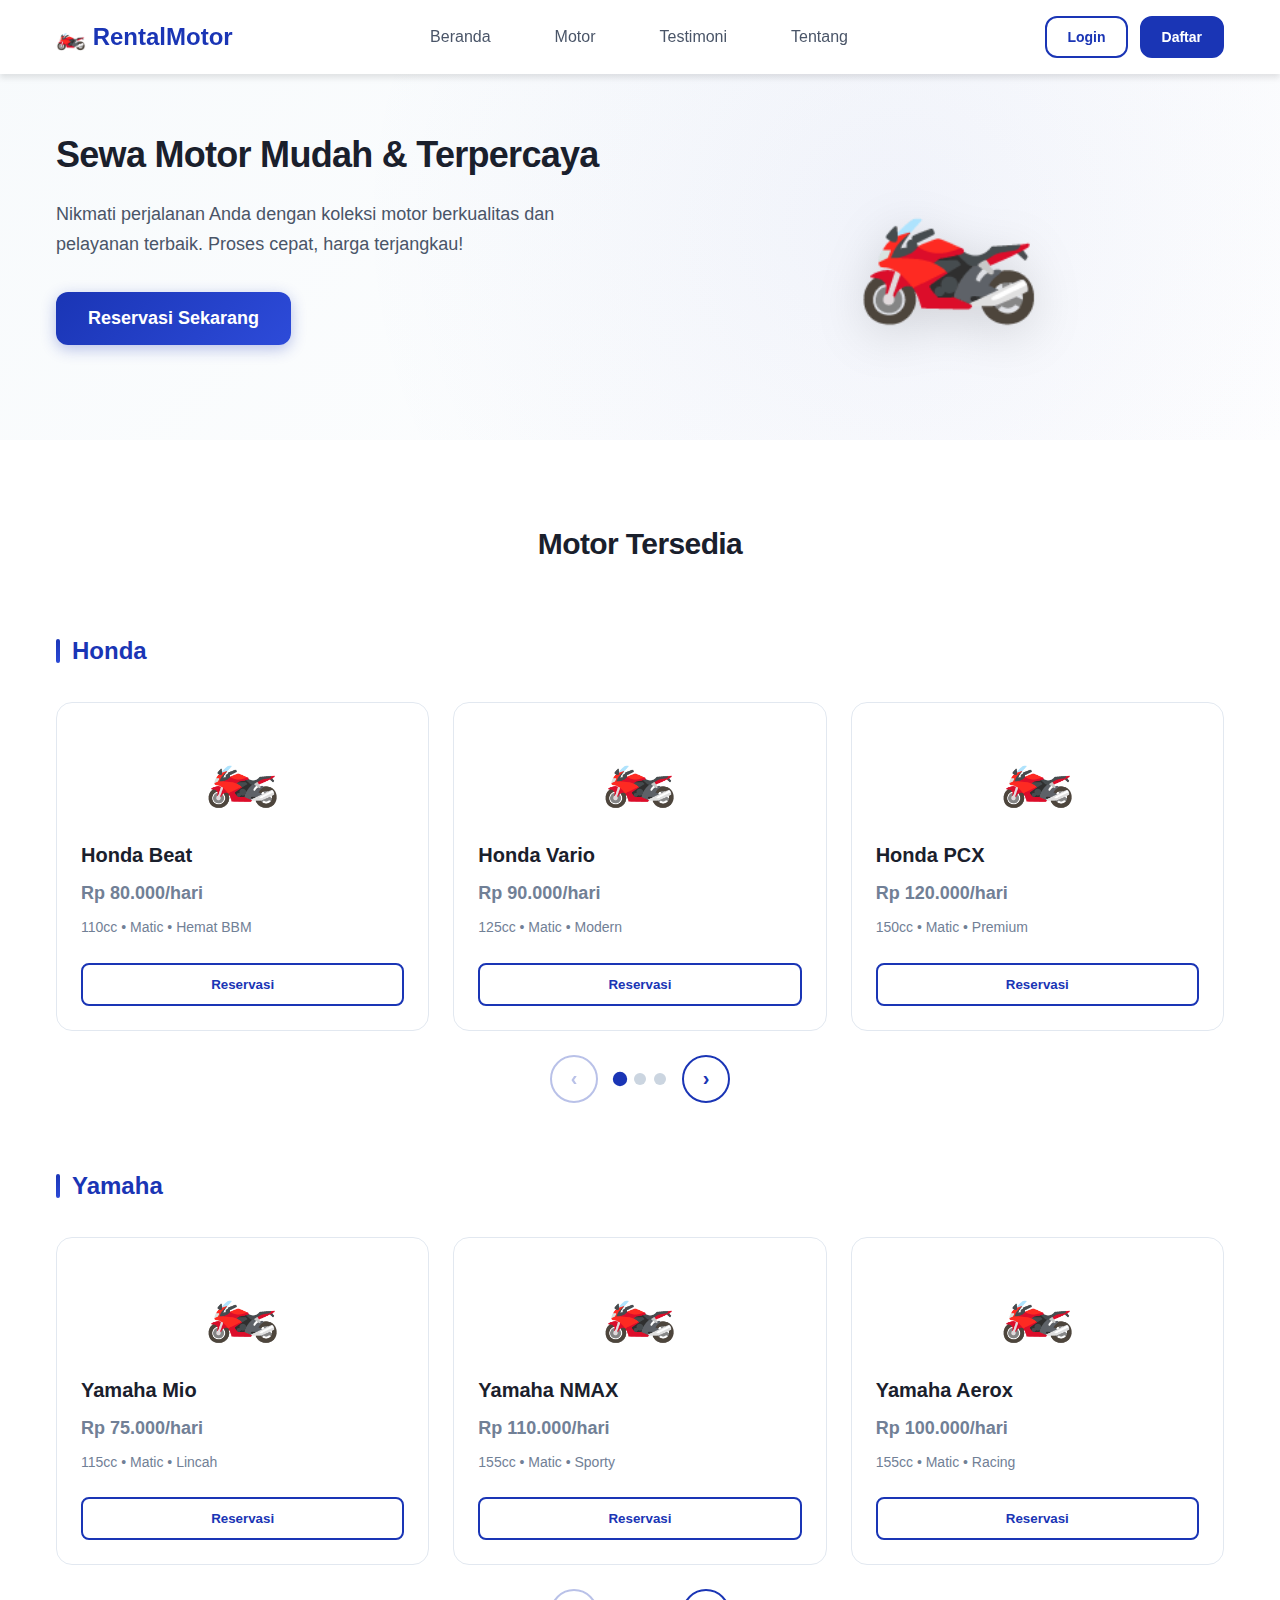
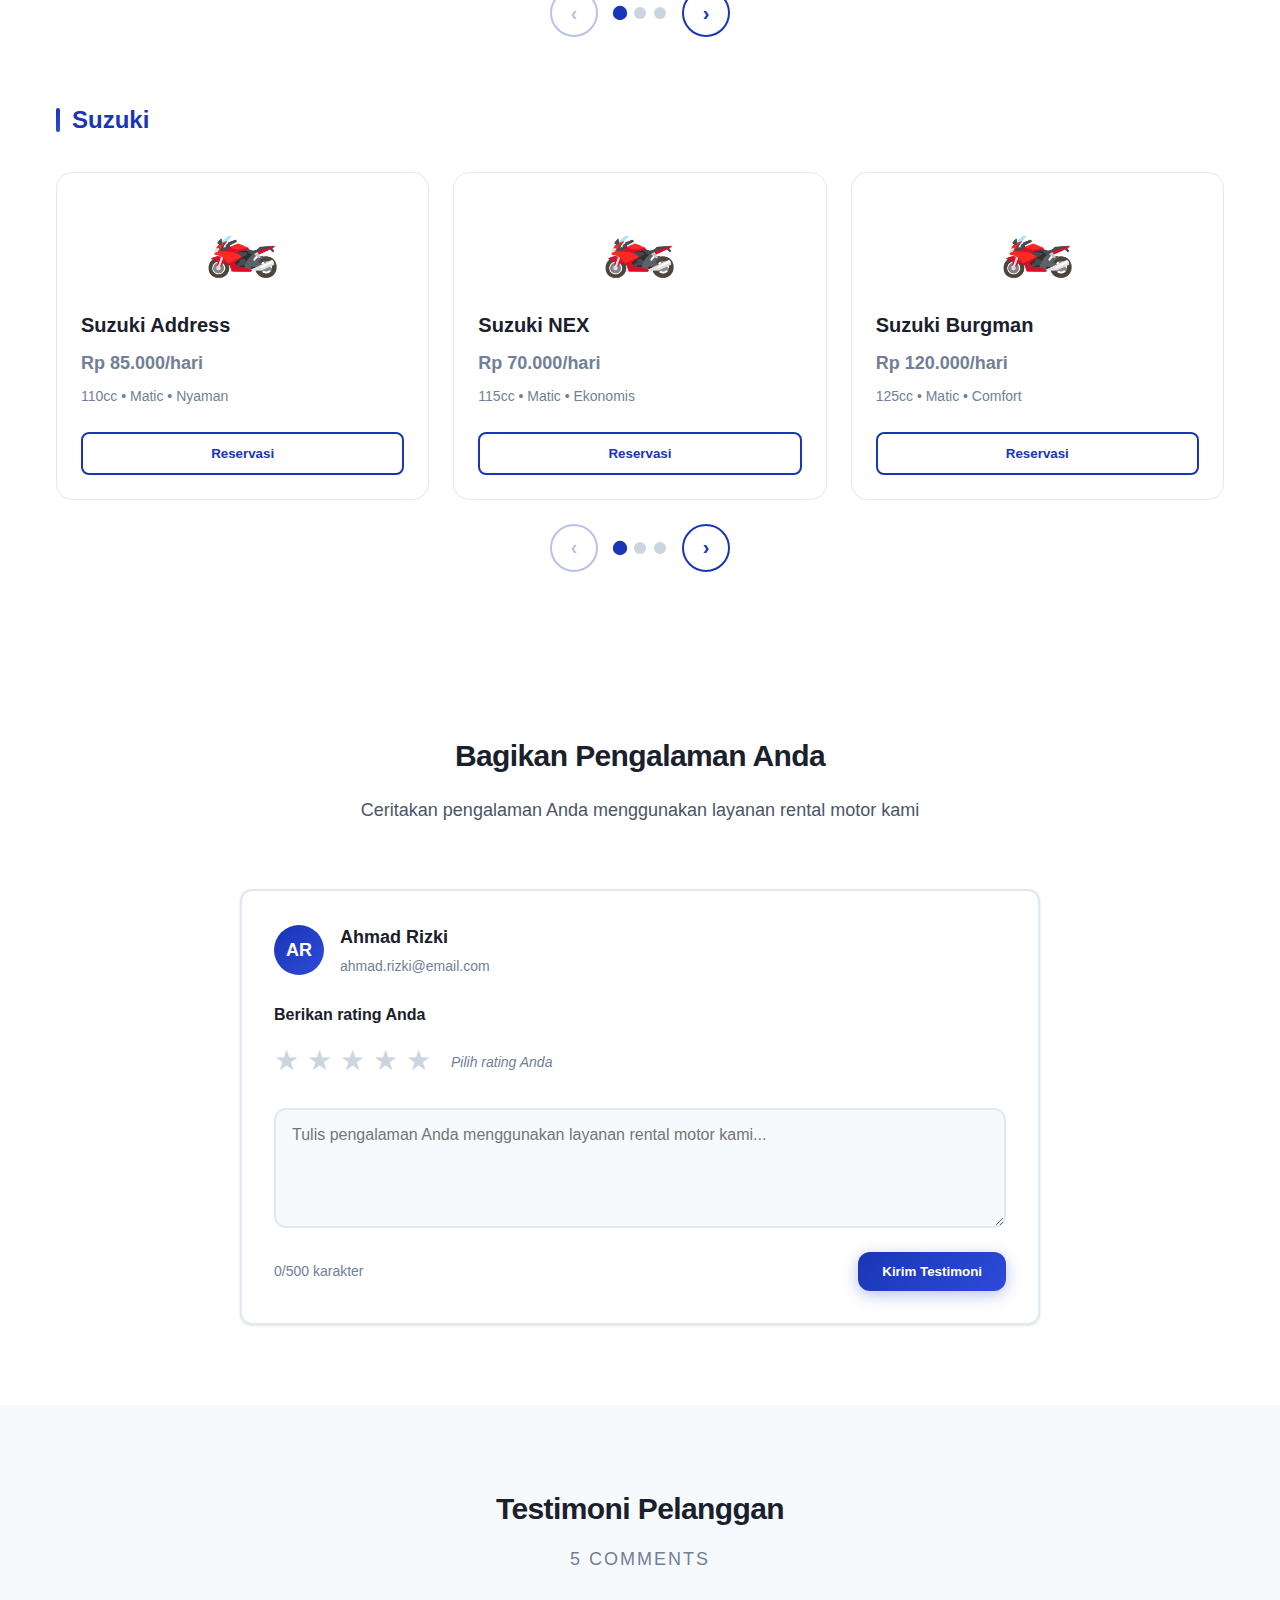
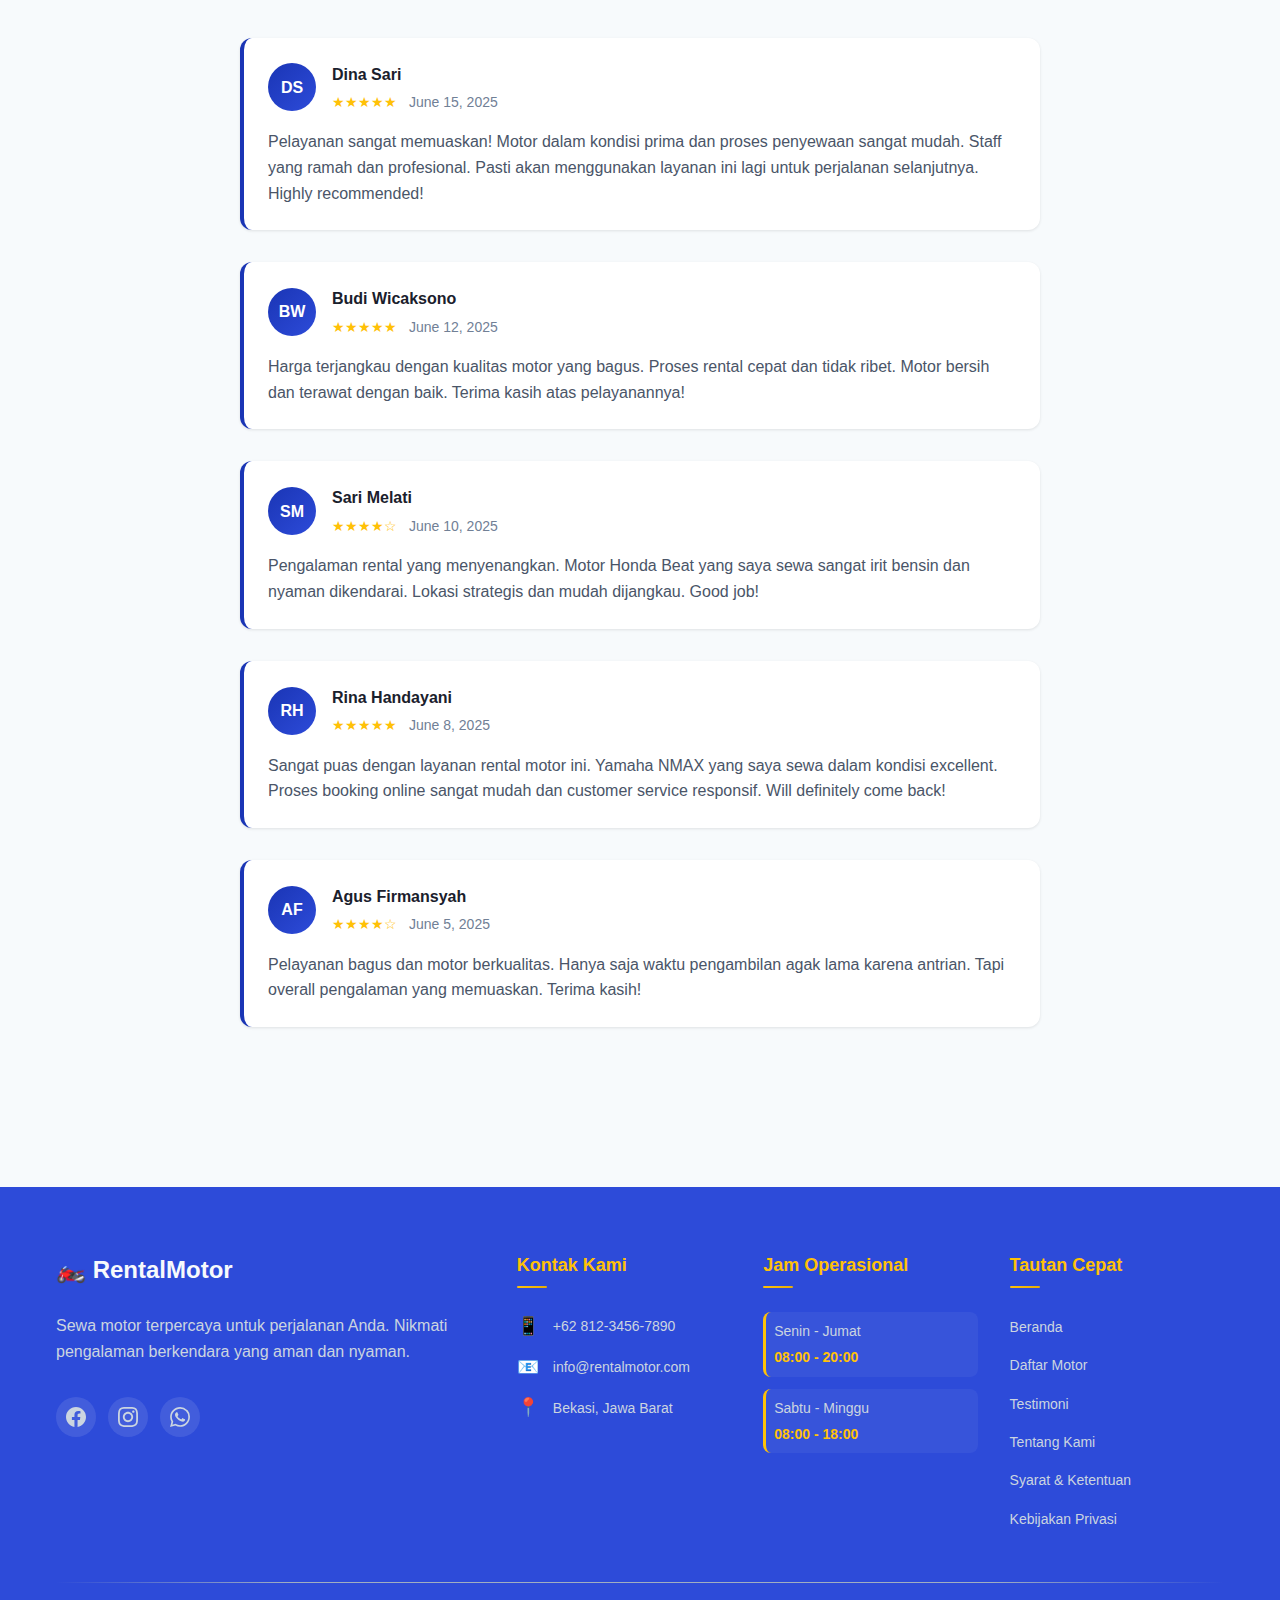
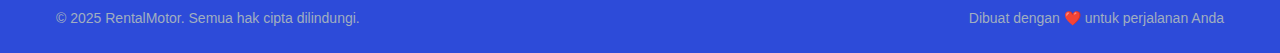
<file: index.html>
<!DOCTYPE html>
<html lang="id">
<head>
    <meta charset="UTF-8">
    <meta name="viewport" content="width=device-width, initial-scale=1.0">
    <title>Rental Motor - Sewa Motor Terpercaya</title>
    <link rel="stylesheet" href="css/style.css">
    <link rel="stylesheet" href="css/global.css">
</head>
<body>
      <div id="navbar"></div>

    <!-- Hero Section -->
    <section id="beranda" class="hero">
        <div class="container">
            <div class="hero-content">
                <h1>Sewa Motor Mudah & Terpercaya</h1>
                <p>Nikmati perjalanan Anda dengan koleksi motor berkualitas dan pelayanan terbaik. Proses cepat, harga terjangkau!</p>
                <button class="btn-primary" onclick="openReservasiPopup()">Reservasi Sekarang</button>
            </div>
            <div class="hero-image">
                <div class="motor-placeholder">🏍️</div>
            </div>
        </div>
    </section>

    <!-- Motor Section -->
    <section id="motor" class="motor-section">
        <div class="container">
            <h2>Motor Tersedia</h2>
            <div class="motor-categories">
                <!-- Honda -->
                <div class="category">
                    <h3>Honda</h3>
                    <div class="motor-grid">
                        <div class="motor-slider" id="hondaSlider">
                            <div class="motor-slide">
                                <div class="motor-card">
                                    <div class="motor-image">🏍️</div>
                                    <h4>Honda Beat</h4>
                                    <p class="price">Rp 80.000/hari</p>
                                    <p class="specs">110cc • Matic • Hemat BBM</p>
                                    <button class="btn-reserve" onclick="openReservasiPopup('Honda', 'Beat')">Reservasi</button>
                                </div>
                                <div class="motor-card">
                                    <div class="motor-image">🏍️</div>
                                    <h4>Honda Vario</h4>
                                    <p class="price">Rp 90.000/hari</p>
                                    <p class="specs">125cc • Matic • Modern</p>
                                    <button class="btn-reserve" onclick="openReservasiPopup('Honda', 'Vario')">Reservasi</button>
                                </div>
                                <div class="motor-card">
                                    <div class="motor-image">🏍️</div>
                                    <h4>Honda PCX</h4>
                                    <p class="price">Rp 120.000/hari</p>
                                    <p class="specs">150cc • Matic • Premium</p>
                                    <button class="btn-reserve" onclick="openReservasiPopup('Honda', 'PCX')">Reservasi</button>
                                </div>
                            </div>
                            <div class="motor-slide">
                                <div class="motor-card">
                                    <div class="motor-image">🏍️</div>
                                    <h4>Honda Scoopy</h4>
                                    <p class="price">Rp 85.000/hari</p>
                                    <p class="specs">110cc • Matic • Stylish</p>
                                    <button class="btn-reserve" onclick="openReservasiPopup('Honda', 'Scoopy')">Reservasi</button>
                                </div>
                                <div class="motor-card">
                                    <div class="motor-image">🏍️</div>
                                    <h4>Honda ADV 150</h4>
                                    <p class="price">Rp 130.000/hari</p>
                                    <p class="specs">150cc • Matic • Adventure</p>
                                    <button class="btn-reserve" onclick="openReservasiPopup('Honda', 'ADV 150')">Reservasi</button>
                                </div>
                                <div class="motor-card">
                                    <div class="motor-image">🏍️</div>
                                    <h4>Honda Genio</h4>
                                    <p class="price">Rp 95.000/hari</p>
                                    <p class="specs">110cc • Matic • Trendy</p>
                                    <button class="btn-reserve" onclick="openReservasiPopup('Honda', 'Genio')">Reservasi</button>
                                </div>
                            </div>
                            <div class="motor-slide">
                                <div class="motor-card">
                                    <div class="motor-image">🏍️</div>
                                    <h4>Honda Forza</h4>
                                    <p class="price">Rp 150.000/hari</p>
                                    <p class="specs">250cc • Matic • Luxury</p>
                                    <button class="btn-reserve" onclick="openReservasiPopup('Honda', 'Forza')">Reservasi</button>
                                </div>
                                <div class="motor-card">
                                    <div class="motor-image">🏍️</div>
                                    <h4>Honda CB150R</h4>
                                    <p class="price">Rp 120.000/hari</p>
                                    <p class="specs">150cc • Manual • Sport</p>
                                    <button class="btn-reserve" onclick="openReservasiPopup('Honda', 'CB150R')">Reservasi</button>
                                </div>
                                <div class="motor-card">
                                    <div class="motor-image">🏍️</div>
                                    <h4>Honda CRF150L</h4>
                                    <p class="price">Rp 140.000/hari</p>
                                    <p class="specs">150cc • Manual • Trail</p>
                                    <button class="btn-reserve" onclick="openReservasiPopup('Honda', 'CRF150L')">Reservasi</button>
                                </div>
                            </div>
                        </div>
                        <div class="slider-controls">
                            <button class="slider-btn" onclick="previousSlide('hondaSlider')" id="hondaPrev">‹</button>
                            <div class="slider-dots" id="hondaDots"></div>
                            <button class="slider-btn" onclick="nextSlide('hondaSlider')" id="hondaNext">›</button>
                        </div>
                    </div>
                </div>

                <!-- Yamaha -->
                <div class="category">
                    <h3>Yamaha</h3>
                    <div class="motor-grid">
                        <div class="motor-slider" id="yamahaSlider">
                            <div class="motor-slide">
                                <div class="motor-card">
                                    <div class="motor-image">🏍️</div>
                                    <h4>Yamaha Mio</h4>
                                    <p class="price">Rp 75.000/hari</p>
                                    <p class="specs">115cc • Matic • Lincah</p>
                                    <button class="btn-reserve" onclick="openReservasiPopup('Yamaha', 'Mio')">Reservasi</button>
                                </div>
                                <div class="motor-card">
                                    <div class="motor-image">🏍️</div>
                                    <h4>Yamaha NMAX</h4>
                                    <p class="price">Rp 110.000/hari</p>
                                    <p class="specs">155cc • Matic • Sporty</p>
                                    <button class="btn-reserve" onclick="openReservasiPopup('Yamaha', 'NMAX')">Reservasi</button>
                                </div>
                                <div class="motor-card">
                                    <div class="motor-image">🏍️</div>
                                    <h4>Yamaha Aerox</h4>
                                    <p class="price">Rp 100.000/hari</p>
                                    <p class="specs">155cc • Matic • Racing</p>
                                    <button class="btn-reserve" onclick="openReservasiPopup('Yamaha', 'Aerox')">Reservasi</button>
                                </div>
                            </div>
                            <div class="motor-slide">
                                <div class="motor-card">
                                    <div class="motor-image">🏍️</div>
                                    <h4>Yamaha Lexi</h4>
                                    <p class="price">Rp 95.000/hari</p>
                                    <p class="specs">125cc • Matic • Elegant</p>
                                    <button class="btn-reserve" onclick="openReservasiPopup('Yamaha', 'Lexi')">Reservasi</button>
                                </div>
                                <div class="motor-card">
                                    <div class="motor-image">🏍️</div>
                                    <h4>Yamaha FreeGo</h4>
                                    <p class="price">Rp 90.000/hari</p>
                                    <p class="specs">125cc • Matic • Reliable</p>
                                    <button class="btn-reserve" onclick="openReservasiPopup('Yamaha', 'FreeGo')">Reservasi</button>
                                </div>
                                <div class="motor-card">
                                    <div class="motor-image">🏍️</div>
                                    <h4>Yamaha Gear</h4>
                                    <p class="price">Rp 85.000/hari</p>
                                    <p class="specs">125cc • Matic • Urban</p>
                                    <button class="btn-reserve" onclick="openReservasiPopup('Yamaha', 'Gear')">Reservasi</button>
                                </div>
                            </div>
                            <div class="motor-slide">
                                <div class="motor-card">
                                    <div class="motor-image">🏍️</div>
                                    <h4>Yamaha XMAX</h4>
                                    <p class="price">Rp 140.000/hari</p>
                                    <p class="specs">250cc • Matic • Premium</p>
                                    <button class="btn-reserve" onclick="openReservasiPopup('Yamaha', 'XMAX')">Reservasi</button>
                                </div>
                                <div class="motor-card">
                                    <div class="motor-image">🏍️</div>
                                    <h4>Yamaha R15</h4>
                                    <p class="price">Rp 125.000/hari</p>
                                    <p class="specs">155cc • Manual • Sport</p>
                                    <button class="btn-reserve" onclick="openReservasiPopup('Yamaha', 'R15')">Reservasi</button>
                                </div>
                                <div class="motor-card">
                                    <div class="motor-image">🏍️</div>
                                    <h4>Yamaha MT-15</h4>
                                    <p class="price">Rp 130.000/hari</p>
                                    <p class="specs">155cc • Manual • Naked</p>
                                    <button class="btn-reserve" onclick="openReservasiPopup('Yamaha', 'MT-15')">Reservasi</button>
                                </div>
                            </div>
                        </div>
                        <div class="slider-controls">
                            <button class="slider-btn" onclick="previousSlide('yamahaSlider')" id="yamahaPrev">‹</button>
                            <div class="slider-dots" id="yamahaDots"></div>
                            <button class="slider-btn" onclick="nextSlide('yamahaSlider')" id="yamahaNext">›</button>
                        </div>
                    </div>
                </div>

                <!-- Suzuki -->
                <div class="category">
                    <h3>Suzuki</h3>
                    <div class="motor-grid">
                        <div class="motor-slider" id="suzukiSlider">
                            <div class="motor-slide">
                                <div class="motor-card">
                                    <div class="motor-image">🏍️</div>
                                    <h4>Suzuki Address</h4>
                                    <p class="price">Rp 85.000/hari</p>
                                    <p class="specs">110cc • Matic • Nyaman</p>
                                    <button class="btn-reserve" onclick="openReservasiPopup('Suzuki', 'Address')">Reservasi</button>
                                </div>
                                <div class="motor-card">
                                    <div class="motor-image">🏍️</div>
                                    <h4>Suzuki NEX</h4>
                                    <p class="price">Rp 70.000/hari</p>
                                    <p class="specs">115cc • Matic • Ekonomis</p>
                                    <button class="btn-reserve" onclick="openReservasiPopup('Suzuki', 'NEX')">Reservasi</button>
                                </div>
                                <div class="motor-card">
                                    <div class="motor-image">🏍️</div>
                                    <h4>Suzuki Burgman</h4>
                                    <p class="price">Rp 120.000/hari</p>
                                    <p class="specs">125cc • Matic • Comfort</p>
                                    <button class="btn-reserve" onclick="openReservasiPopup('Suzuki', 'Burgman')">Reservasi</button>
                                </div>
                            </div>
                            <div class="motor-slide">
                                <div class="motor-card">
                                    <div class="motor-image">🏍️</div>
                                    <h4>Suzuki GSX-R150</h4>
                                    <p class="price">Rp 135.000/hari</p>
                                    <p class="specs">150cc • Manual • Sport</p>
                                    <button class="btn-reserve" onclick="openReservasiPopup('Suzuki', 'GSX-R150')">Reservasi</button>
                                </div>
                                <div class="motor-card">
                                    <div class="motor-image">🏍️</div>
                                    <h4>Suzuki GSX-S150</h4>
                                    <p class="price">Rp 125.000/hari</p>
                                    <p class="specs">150cc • Manual • Naked</p>
                                    <button class="btn-reserve" onclick="openReservasiPopup('Suzuki', 'GSX-S150')">Reservasi</button>
                                </div>
                                <div class="motor-card">
                                    <div class="motor-image">🏍️</div>
                                    <h4>Suzuki Satria F150</h4>
                                    <p class="price">Rp 115.000/hari</p>
                                    <p class="specs">150cc • Manual • Street</p>
                                    <button class="btn-reserve" onclick="openReservasiPopup('Suzuki', 'Satria F150')">Reservasi</button>
                                </div>
                            </div>
                            <div class="motor-slide">
                                <div class="motor-card">
                                    <div class="motor-image">🏍️</div>
                                    <h4>Suzuki V-Strom 250</h4>
                                    <p class="price">Rp 160.000/hari</p>
                                    <p class="specs">250cc • Manual • Adventure</p>
                                    <button class="btn-reserve" onclick="openReservasiPopup('Suzuki', 'V-Strom 250')">Reservasi</button>
                                </div>
                                <div class="motor-card">
                                    <div class="motor-image">🏍️</div>
                                    <h4>Suzuki Inazuma</h4>
                                    <p class="price">Rp 140.000/hari</p>
                                    <p class="specs">250cc • Manual • Naked</p>
                                    <button class="btn-reserve" onclick="openReservasiPopup('Suzuki', 'Inazuma')">Reservasi</button>
                                </div>
                                <div class="motor-card">
                                    <div class="motor-image">🏍️</div>
                                    <h4>Suzuki Jimny</h4>
                                    <p class="price">Rp 90.000/hari</p>
                                    <p class="specs">125cc • Matic • Retro</p>
                                    <button class="btn-reserve" onclick="openReservasiPopup('Suzuki', 'Jimny')">Reservasi</button>
                                </div>
                            </div>
                        </div>
                        <div class="slider-controls">
                            <button class="slider-btn" onclick="previousSlide('suzukiSlider')" id="suzukiPrev">‹</button>
                            <div class="slider-dots" id="suzukiDots"></div>
                            <button class="slider-btn" onclick="nextSlide('suzukiSlider')" id="suzukiNext">›</button>
                        </div>
                    </div>
                </div>
            </div>
        </div>
    </section>


 <!-- Form Testimoni Section -->
    <section class="form-testimoni-section">
        <div class="container">
            <h2>Bagikan Pengalaman Anda</h2>
            <p class="section-subtitle">Ceritakan pengalaman Anda menggunakan layanan rental motor kami</p>
            
            <div class="comment-form-wrapper" id="commentForm">
                <div class="user-info">
                    <div class="user-avatar">AR</div>
                    <div class="user-details">
                        <h4>Ahmad Rizki</h4>
                        <p>ahmad.rizki@email.com</p>
                    </div>
                </div>
                
                <div class="rating-section">
                    <label class="rating-label">Berikan rating Anda</label>
                    <div class="star-rating">
                        <input type="radio" name="rating" value="5" id="star5">
                        <label for="star5">★</label>
                        <input type="radio" name="rating" value="4" id="star4">
                        <label for="star4">★</label>
                        <input type="radio" name="rating" value="3" id="star3">
                        <label for="star3">★</label>
                        <input type="radio" name="rating" value="2" id="star2">
                        <label for="star2">★</label>
                        <input type="radio" name="rating" value="1" id="star1">
                        <label for="star1">★</label>
                        <span class="rating-text">Pilih rating Anda</span>
                    </div>
                </div>
                
                <textarea 
                    class="comment-input" 
                    id="commentText"
                    placeholder="Tulis pengalaman Anda menggunakan layanan rental motor kami..."
                    maxlength="500"></textarea>
                
                <div class="comment-footer">
                    <div class="char-counter">
                        <span id="charCount">0</span>/500 karakter
                    </div>
                    <button type="button" class="submit-btn" id="submitBtn">
                        Kirim Testimoni
                    </button>
                </div>
            </div>
            
            <!-- Success Message -->
            <div id="successMessage" class="success-message">
                <div class="success-icon">✓</div>
                <h3>Terima Kasih!</h3>
                <p>Testimoni Anda telah berhasil dikirim dan akan ditampilkan setelah diverifikasi.</p>
                <button type="button" class="btn-secondary" onclick="resetForm()">Tulis Testimoni Lagi</button>
            </div>
        </div>
    </section>

    <!-- Testimoni Section -->
    <section id = testimoni class="testimoni-section">
        <div class="container">
            <h2>Testimoni Pelanggan</h2>
            <div class="comments-count">5 COMMENTS</div>
            
            <div class="comments-container">
                <div class="comment-item">
                    <div class="comment-header">
                        <div class="comment-avatar">DS</div>
                        <div class="comment-info">
                            <h4>Dina Sari</h4>
                            <div class="comment-meta">
                                <div class="comment-rating">★★★★★</div>
                                <div class="comment-date">June 15, 2025</div>
                            </div>
                        </div>
                    </div>
                    <p class="comment-text">Pelayanan sangat memuaskan! Motor dalam kondisi prima dan proses penyewaan sangat mudah. Staff yang ramah dan profesional. Pasti akan menggunakan layanan ini lagi untuk perjalanan selanjutnya. Highly recommended!</p>
                </div>

                <div class="comment-item">
                    <div class="comment-header">
                        <div class="comment-avatar">BW</div>
                        <div class="comment-info">
                            <h4>Budi Wicaksono</h4>
                            <div class="comment-meta">
                                <div class="comment-rating">★★★★★</div>
                                <div class="comment-date">June 12, 2025</div>
                            </div>
                        </div>
                    </div>
                    <p class="comment-text">Harga terjangkau dengan kualitas motor yang bagus. Proses rental cepat dan tidak ribet. Motor bersih dan terawat dengan baik. Terima kasih atas pelayanannya!</p>
                </div>

                <div class="comment-item">
                    <div class="comment-header">
                        <div class="comment-avatar">SM</div>
                        <div class="comment-info">
                            <h4>Sari Melati</h4>
                            <div class="comment-meta">
                                <div class="comment-rating">★★★★☆</div>
                                <div class="comment-date">June 10, 2025</div>
                            </div>
                        </div>
                    </div>
                    <p class="comment-text">Pengalaman rental yang menyenangkan. Motor Honda Beat yang saya sewa sangat irit bensin dan nyaman dikendarai. Lokasi strategis dan mudah dijangkau. Good job!</p>
                </div>

                <div class="comment-item">
                    <div class="comment-header">
                        <div class="comment-avatar">RH</div>
                        <div class="comment-info">
                            <h4>Rina Handayani</h4>
                            <div class="comment-meta">
                                <div class="comment-rating">★★★★★</div>
                                <div class="comment-date">June 8, 2025</div>
                            </div>
                        </div>
                    </div>
                    <p class="comment-text">Sangat puas dengan layanan rental motor ini. Yamaha NMAX yang saya sewa dalam kondisi excellent. Proses booking online sangat mudah dan customer service responsif. Will definitely come back!</p>
                </div>

                <div class="comment-item">
                    <div class="comment-header">
                        <div class="comment-avatar">AF</div>
                        <div class="comment-info">
                            <h4>Agus Firmansyah</h4>
                            <div class="comment-meta">
                                <div class="comment-rating">★★★★☆</div>
                                <div class="comment-date">June 5, 2025</div>
                            </div>
                        </div>
                    </div>
                    <p class="comment-text">Pelayanan bagus dan motor berkualitas. Hanya saja waktu pengambilan agak lama karena antrian. Tapi overall pengalaman yang memuaskan. Terima kasih!</p>
                </div>
            </div>
        </div>
    </section>


    <div id="footer"></div>


    <!-- Popup Reservasi -->
    <div id="reservasiPopup" class="popup-overlay">
        <div class="popup-content">
            <div class="popup-header">
                <h3>Form Reservasi Motor</h3>
                <button class="close-btn" onclick="closeReservasiPopup()">&times;</button>
            </div>
            <form id="reservasiForm" class="popup-form">
                <div class="form-group">
                    <label>Merk Motor:</label>
                    <select id="merkMotor" onchange="updateTipeMotor()">
                        <option value="">Pilih Merk</option>
                        <option value="Honda">Honda</option>
                        <option value="Yamaha">Yamaha</option>
                        <option value="Suzuki">Suzuki</option>
                    </select>
                </div>
                <div class="form-group">
                    <label>Tipe Motor:</label>
                    <select id="tipeMotor">
                        <option value="">Pilih Tipe</option>
                    </select>
                </div>
                <div class="form-group">
                    <label>Nama Lengkap:</label>
                    <input type="text" id="namaLengkap" placeholder="Nama sesuai KTP">
                </div>
                <div class="form-group">
                    <label>No. HP:</label>
                    <input type="tel" id="noHp" placeholder="08123456789">
                </div>
                <div class="form-group">
                    <label>Tanggal Sewa:</label>
                    <input type="date" id="tanggalSewa">
                </div>
                <div class="form-group">
                    <label>Lama Sewa (hari):</label>
                    <input type="number" id="lamaSewa" min="1" placeholder="1">
                </div>
                <div class="form-actions">
                    <button type="button" class="btn-cancel" onclick="closeReservasiPopup()">Batal</button>
                    <button type="submit" class="btn-submit">Lanjut ke Pembayaran</button>
                </div>
            </form>
        </div>
    </div>



    <script src="js/script.js"></script>
    <script>
            fetch('navbar.html')
      .then(res => res.text())
      .then(data => {
        document.getElementById('navbar').innerHTML = data;
      });

    // Memuat footer.html
    fetch('footer.html')
      .then(res => res.text())
      .then(data => {
        document.getElementById('footer').innerHTML = data;
      });

const sliders = {
            'hondaSlider': { currentSlide: 0, totalSlides: 3 },
            'yamahaSlider': { currentSlide: 0, totalSlides: 3 },
            'suzukiSlider': { currentSlide: 0, totalSlides: 3 }
        };

        // Initialize sliders
        document.addEventListener('DOMContentLoaded', function() {
            initializeSliders();
        });

        function initializeSliders() {
            Object.keys(sliders).forEach(sliderId => {
                createDots(sliderId);
                updateSlider(sliderId);
            });
        }

        function createDots(sliderId) {
            const dotsContainer = document.getElementById(sliderId.replace('Slider', 'Dots'));
            const totalSlides = sliders[sliderId].totalSlides;
            
            dotsContainer.innerHTML = '';
            for (let i = 0; i < totalSlides; i++) {
                const dot = document.createElement('div');
                dot.className = 'slider-dot';
                dot.onclick = () => goToSlide(sliderId, i);
                dotsContainer.appendChild(dot);
            }
        }

        function updateSlider(sliderId) {
            const slider = document.getElementById(sliderId);
            const currentSlide = sliders[sliderId].currentSlide;
            const totalSlides = sliders[sliderId].totalSlides;
            
            // Update slider position
            slider.style.transform = `translateX(-${currentSlide * 100}%)`;
            
            // Update dots
            const dotsContainer = document.getElementById(sliderId.replace('Slider', 'Dots'));
            const dots = dotsContainer.querySelectorAll('.slider-dot');
            dots.forEach((dot, index) => {
                dot.classList.toggle('active', index === currentSlide);
            });
            
            // Update navigation buttons
            const prevBtn = document.getElementById(sliderId.replace('Slider', 'Prev'));
            const nextBtn = document.getElementById(sliderId.replace('Slider', 'Next'));
            
            prevBtn.disabled = currentSlide === 0;
            nextBtn.disabled = currentSlide === totalSlides - 1;
        }

        function nextSlide(sliderId) {
            const currentSlide = sliders[sliderId].currentSlide;
            const totalSlides = sliders[sliderId].totalSlides;
            
            if (currentSlide < totalSlides - 1) {
                sliders[sliderId].currentSlide++;
                updateSlider(sliderId);
            }
        }

        function previousSlide(sliderId) {
            const currentSlide = sliders[sliderId].currentSlide;
            
            if (currentSlide > 0) {
                sliders[sliderId].currentSlide--;
                updateSlider(sliderId);
            }
        }

        function goToSlide(sliderId, slideIndex) {
            sliders[sliderId].currentSlide = slideIndex;
            updateSlider(sliderId);
        }

        // Auto-slide functionality (optional)
        function startAutoSlide(sliderId, interval = 5000) {
            setInterval(() => {
                const currentSlide = sliders[sliderId].currentSlide;
                const totalSlides = sliders[sliderId].totalSlides;
                
                if (currentSlide < totalSlides - 1) {
                    nextSlide(sliderId);
                } else {
                    sliders[sliderId].currentSlide = 0;
                    updateSlider(sliderId);
                }
            }, interval);
        }

        // Uncomment to enable auto-slide
        startAutoSlide('hondaSlider');
        startAutoSlide('yamahaSlider');
        startAutoSlide('suzukiSlider');
    </script>
</body>
</html>
</file>
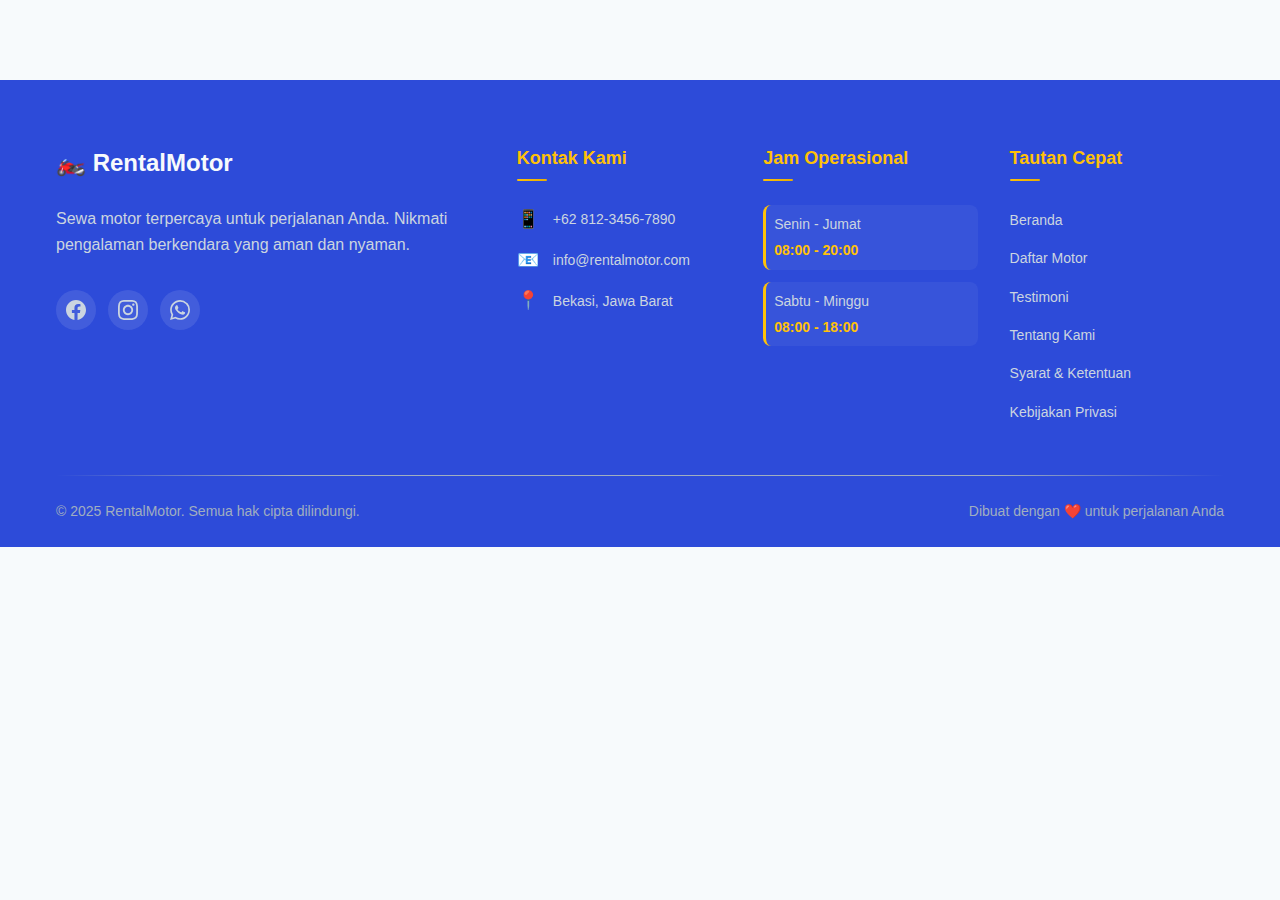
<file: footer.html>
<!DOCTYPE html>
<html lang="id">
<head>
    <meta charset="UTF-8">
    <meta name="viewport" content="width=device-width, initial-scale=1.0">
    <title>Footer - RentalMotor</title>
    <link rel="stylesheet" href="css/global.css">
    <link rel="stylesheet" href="css/footer.css">
</head>
<body>
    <footer id="kontak" class="footer">
        <div class="container">
            <div class="footer-content">
                <div class="footer-section brand-section">
                    <div class="brand-logo">
                        <h3>🏍️ RentalMotor</h3>
                    </div>
                    <p class="brand-description">
                        Sewa motor terpercaya untuk perjalanan Anda. 
                        Nikmati pengalaman berkendara yang aman dan nyaman.
                    </p>
                    <div class="social-links">
                        <a href="#" class="social-link" aria-label="Facebook">
                            <svg width="20" height="20" viewBox="0 0 24 24" fill="currentColor">
                                <path d="M24 12.073c0-6.627-5.373-12-12-12s-12 5.373-12 12c0 5.99 4.388 10.954 10.125 11.854v-8.385H7.078v-3.47h3.047V9.43c0-3.007 1.792-4.669 4.533-4.669 1.312 0 2.686.235 2.686.235v2.953H15.83c-1.491 0-1.956.925-1.956 1.874v2.25h3.328l-.532 3.47h-2.796v8.385C19.612 23.027 24 18.062 24 12.073z"/>
                            </svg>
                        </a>
                        <a href="#" class="social-link" aria-label="Instagram">
                            <svg width="20" height="20" viewBox="0 0 24 24" fill="currentColor">
                                <path d="M12 2.163c3.204 0 3.584.012 4.85.07 3.252.148 4.771 1.691 4.919 4.919.058 1.265.069 1.645.069 4.849 0 3.205-.012 3.584-.069 4.849-.149 3.225-1.664 4.771-4.919 4.919-1.266.058-1.644.07-4.85.07-3.204 0-3.584-.012-4.849-.07-3.26-.149-4.771-1.699-4.919-4.92-.058-1.265-.07-1.644-.07-4.849 0-3.204.013-3.583.07-4.849.149-3.227 1.664-4.771 4.919-4.919 1.266-.057 1.645-.069 4.849-.069zm0-2.163c-3.259 0-3.667.014-4.947.072-4.358.2-6.78 2.618-6.98 6.98-.059 1.281-.073 1.689-.073 4.948 0 3.259.014 3.668.072 4.948.2 4.358 2.618 6.78 6.98 6.98 1.281.058 1.689.072 4.948.072 3.259 0 3.668-.014 4.948-.072 4.354-.2 6.782-2.618 6.979-6.98.059-1.28.073-1.689.073-4.948 0-3.259-.014-3.667-.072-4.947-.196-4.354-2.617-6.78-6.979-6.98-1.281-.059-1.69-.073-4.949-.073zm0 5.838c-3.403 0-6.162 2.759-6.162 6.162s2.759 6.163 6.162 6.163 6.162-2.759 6.162-6.163c0-3.403-2.759-6.162-6.162-6.162zm0 10.162c-2.209 0-4-1.79-4-4 0-2.209 1.791-4 4-4s4 1.791 4 4c0 2.21-1.791 4-4 4zm6.406-11.845c-.796 0-1.441.645-1.441 1.44s.645 1.44 1.441 1.44c.795 0 1.439-.645 1.439-1.44s-.644-1.44-1.439-1.44z"/>
                            </svg>
                        </a>
                        <a href="#" class="social-link" aria-label="WhatsApp">
                            <svg width="20" height="20" viewBox="0 0 24 24" fill="currentColor">
                                <path d="M17.472 14.382c-.297-.149-1.758-.867-2.03-.967-.273-.099-.471-.148-.67.15-.197.297-.767.966-.94 1.164-.173.199-.347.223-.644.075-.297-.15-1.255-.463-2.39-1.475-.883-.788-1.48-1.761-1.653-2.059-.173-.297-.018-.458.13-.606.134-.133.298-.347.446-.52.149-.174.198-.298.298-.497.099-.198.05-.371-.025-.52-.075-.149-.669-1.612-.916-2.207-.242-.579-.487-.5-.669-.51-.173-.008-.371-.01-.57-.01-.198 0-.52.074-.792.372-.272.297-1.04 1.016-1.04 2.479 0 1.462 1.065 2.875 1.213 3.074.149.198 2.096 3.2 5.077 4.487.709.306 1.262.489 1.694.625.712.227 1.36.195 1.871.118.571-.085 1.758-.719 2.006-1.413.248-.694.248-1.289.173-1.413-.074-.124-.272-.198-.57-.347m-5.421 7.403h-.004a9.87 9.87 0 01-5.031-1.378l-.361-.214-3.741.982.998-3.648-.235-.374a9.86 9.86 0 01-1.51-5.26c.001-5.45 4.436-9.884 9.888-9.884 2.64 0 5.122 1.03 6.988 2.898a9.825 9.825 0 012.893 6.994c-.003 5.45-4.437 9.884-9.885 9.884m8.413-18.297A11.815 11.815 0 0012.05 0C5.495 0 .16 5.335.157 11.892c0 2.096.547 4.142 1.588 5.945L.057 24l6.305-1.654a11.882 11.882 0 005.683 1.448h.005c6.554 0 11.89-5.335 11.893-11.893A11.821 11.821 0 0020.885 3.488"/>
                            </svg>
                        </a>
                    </div>
                </div>
                
                <div class="footer-section contact-section">
                    <h4 class="section-title">Kontak Kami</h4>
                    <div class="contact-info">
                        <div class="contact-item">
                            <span class="contact-icon">📱</span>
                            <span class="contact-text">+62 812-3456-7890</span>
                        </div>
                        <div class="contact-item">
                            <span class="contact-icon">📧</span>
                            <span class="contact-text">info@rentalmotor.com</span>
                        </div>
                        <div class="contact-item">
                            <span class="contact-icon">📍</span>
                            <span class="contact-text">Bekasi, Jawa Barat</span>
                        </div>
                    </div>
                </div>
                
                <div class="footer-section hours-section">
                    <h4 class="section-title">Jam Operasional</h4>
                    <div class="hours-info">
                        <div class="hours-item">
                            <span class="day">Senin - Jumat</span>
                            <span class="time">08:00 - 20:00</span>
                        </div>
                        <div class="hours-item">
                            <span class="day">Sabtu - Minggu</span>
                            <span class="time">08:00 - 18:00</span>
                        </div>
                    </div>
                </div>
                
                <div class="footer-section links-section">
                    <h4 class="section-title">Tautan Cepat</h4>
                    <div class="footer-links">
                        <a href="#beranda" class="footer-link">Beranda</a>
                        <a href="#motor" class="footer-link">Daftar Motor</a>
                        <a href="#testimoni" class="footer-link">Testimoni</a>
                        <a href="#tentang" class="footer-link">Tentang Kami</a>
                        <a href="#syarat" class="footer-link">Syarat & Ketentuan</a>
                        <a href="#kebijakan" class="footer-link">Kebijakan Privasi</a>
                    </div>
                </div>
            </div>
            
            <div class="footer-bottom">
                <div class="footer-divider"></div>
                <div class="footer-bottom-content">
                    <p class="copyright">
                        &copy; 2025 RentalMotor. Semua hak cipta dilindungi.
                    </p>
                    <p class="made-with">
                        Dibuat dengan ❤️ untuk perjalanan Anda
                    </p>
                </div>
            </div>
        </div>
    </footer>
</body>
</html>
</file>
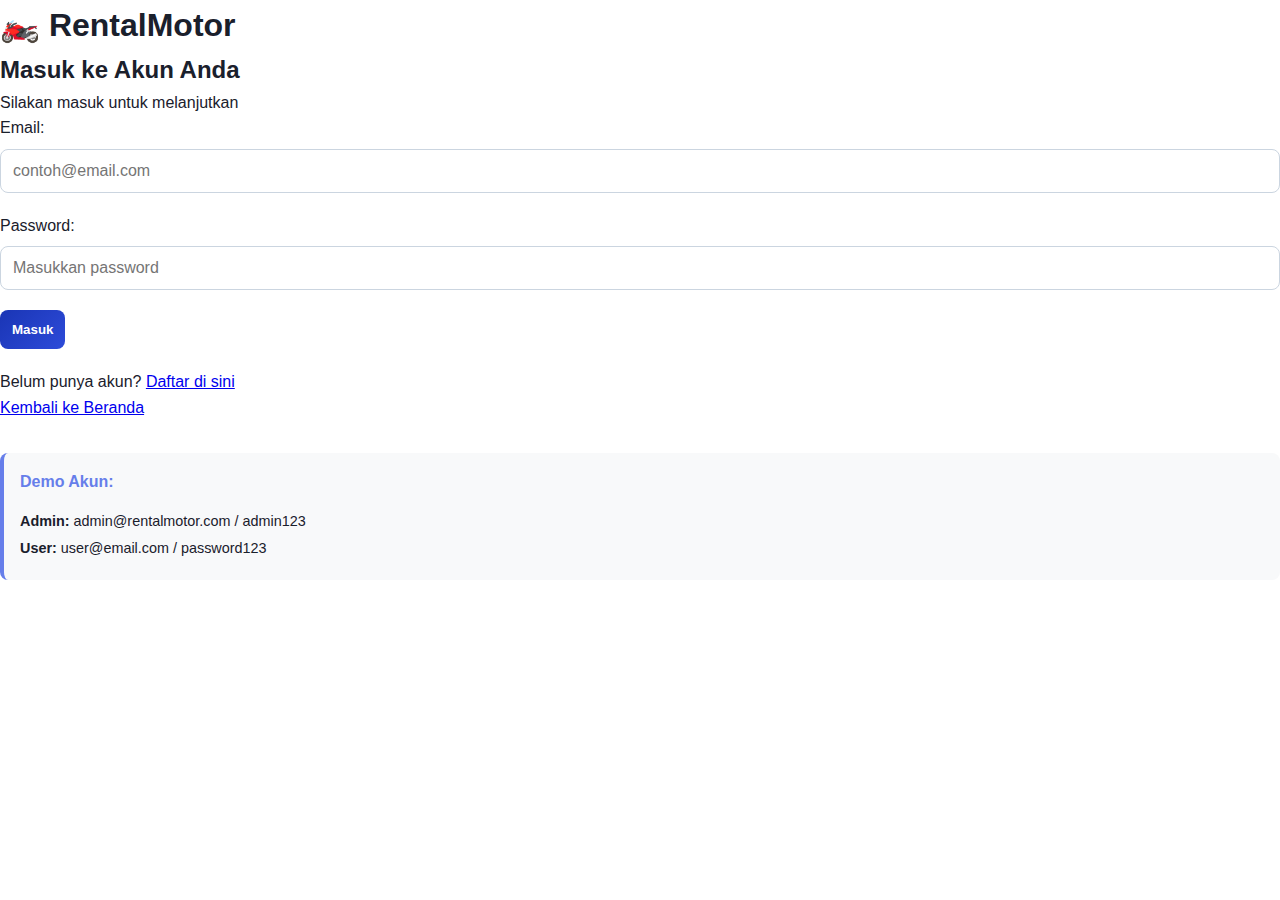
<file: login.html>
<!DOCTYPE html>
<html lang="id">
<head>
    <meta charset="UTF-8">
    <meta name="viewport" content="width=device-width, initial-scale=1.0">
    <title>Login - Rental Motor</title>
    <link rel="stylesheet" href="css/style.css">
</head>
<body>
    <div class="auth-page">
        <div class="auth-container">
            <div class="auth-header">
                <h1>🏍️ RentalMotor</h1>
                <h2>Masuk ke Akun Anda</h2>
                <p>Silakan masuk untuk melanjutkan</p>
            </div>
            
            <form id="loginForm" class="auth-form">
                <div class="form-group">
                    <label for="email">Email:</label>
                    <input type="email" id="email" placeholder="contoh@email.com" required>
                </div>
                
                <div class="form-group">
                    <label for="password">Password:</label>
                    <input type="password" id="password" placeholder="Masukkan password" required>
                </div>
                
                <div class="form-group">
                    <button type="submit" class="btn-submit">Masuk</button>
                </div>
            </form>
            
            <div class="auth-links">
                <p>Belum punya akun? <a href="register.html">Daftar di sini</a></p>
                <p><a href="index.html">Kembali ke Beranda</a></p>
            </div>
            
            <div class="demo-accounts" style="margin-top: 2rem; padding: 1rem; background: #f8f9fa; border-radius: 8px; border-left: 4px solid #667eea;">
                <h4 style="margin: 0 0 1rem 0; color: #667eea;">Demo Akun:</h4>
                <p style="margin: 0.25rem 0; font-size: 0.9rem;"><strong>Admin:</strong> admin@rentalmotor.com / admin123</p>
                <p style="margin: 0.25rem 0; font-size: 0.9rem;"><strong>User:</strong> user@email.com / password123</p>
            </div>
        </div>
    </div>
    
    <script src="js/script.js"></script>
</body>
</html>
</file>
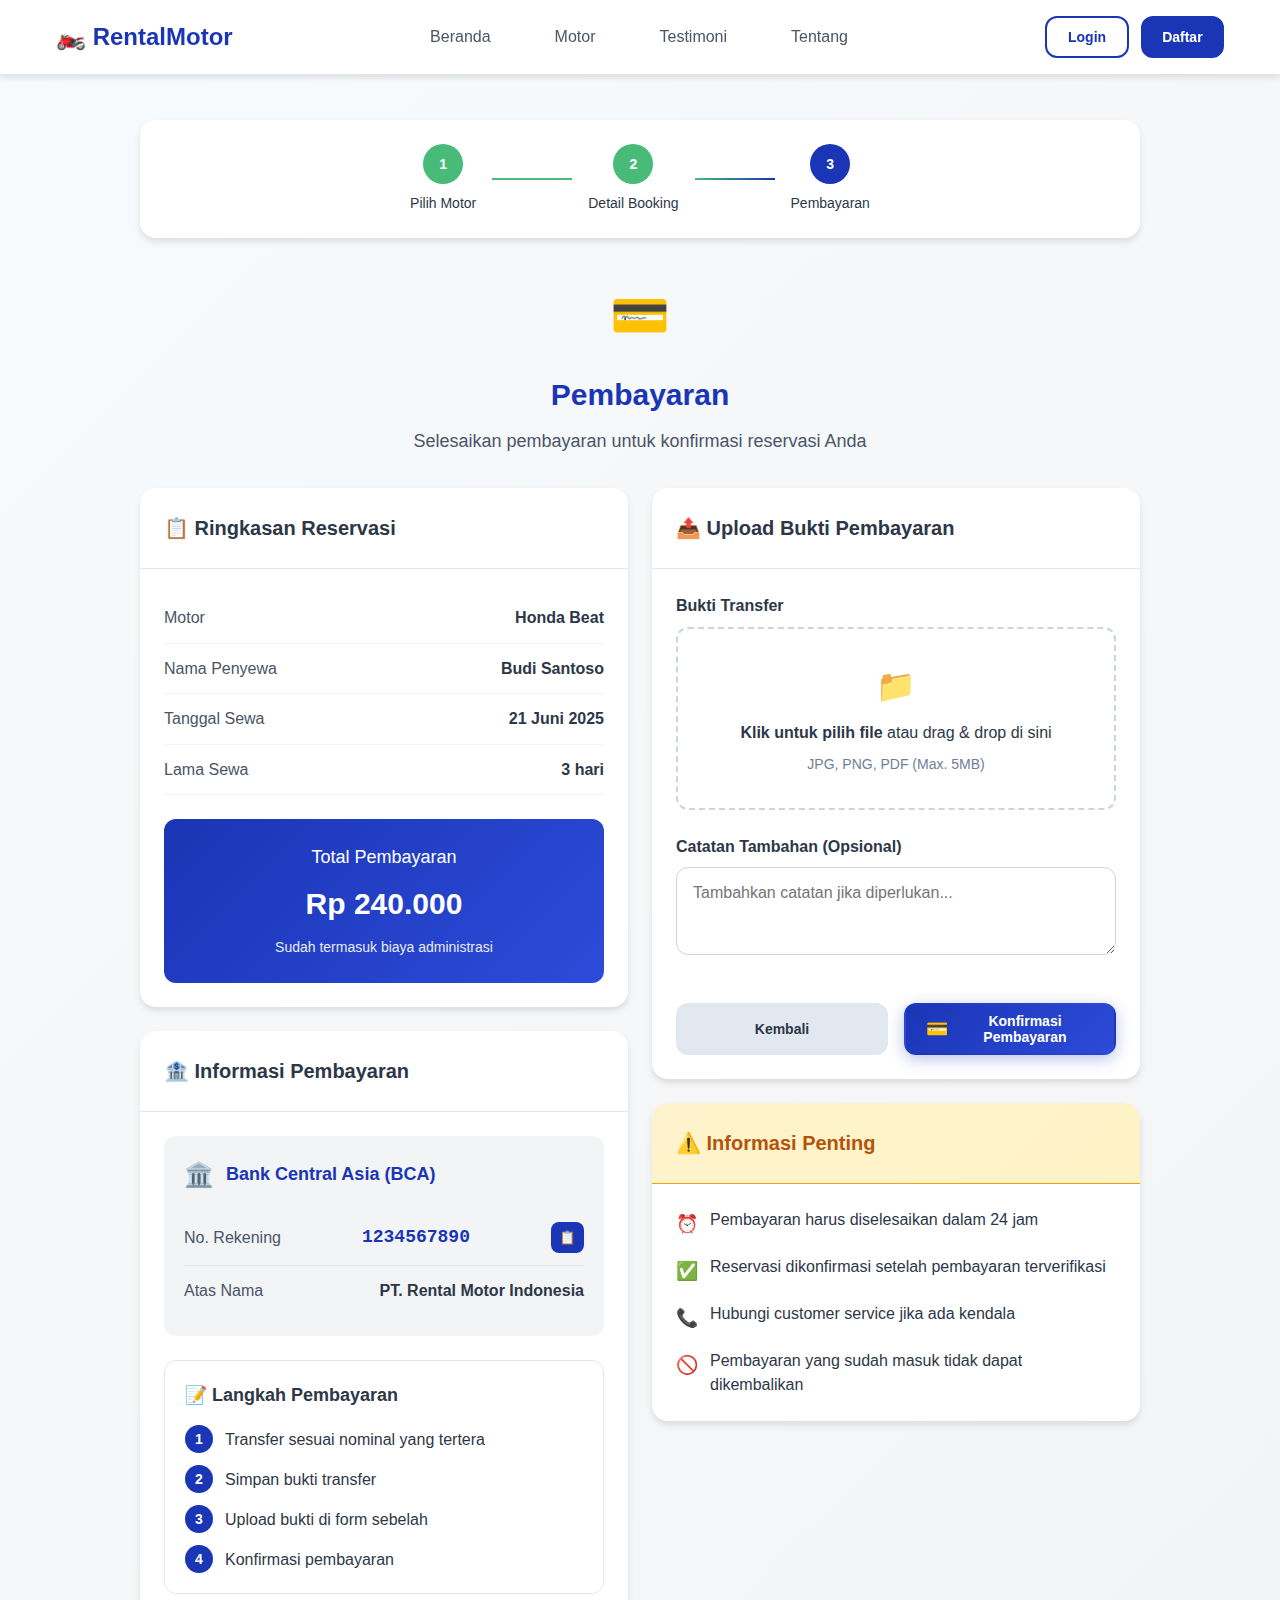
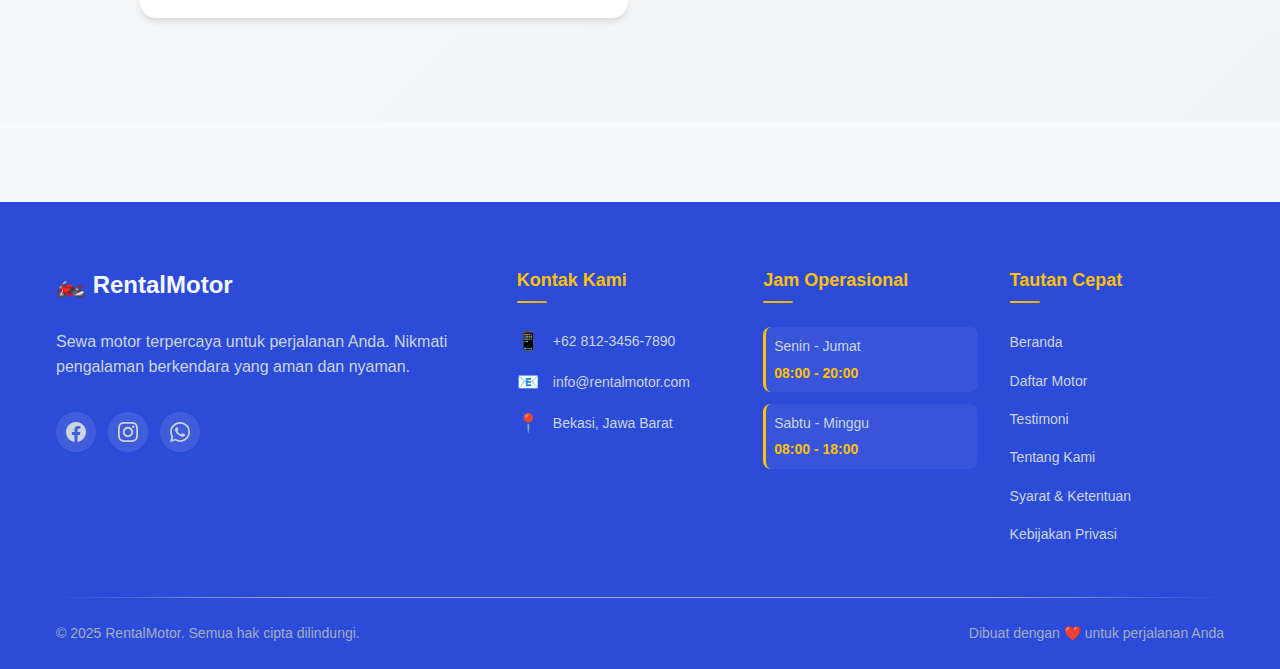
<file: pembayaran.html>
<!DOCTYPE html>
<html lang="id">
<head>
    <meta charset="UTF-8">
    <meta name="viewport" content="width=device-width, initial-scale=1.0">
    <title>Pembayaran - Rental Motor</title>
    <link rel="stylesheet" href="css/global.css">
    <link rel="stylesheet" href="css/pembayaran.css">
</head>
<body>
    <!-- Header -->
    <div id="navbar"></div>

    <!-- Main Content -->
    <main class="main-content">
        <div class="container">
            <div class="pembayaran-wrapper">
                
                <!-- Progress Indicator -->
                <div class="progress-indicator">
                    <div class="progress-step completed">
                        <div class="step-number">1</div>
                        <span>Pilih Motor</span>
                    </div>
                    <div class="progress-line completed"></div>
                    <div class="progress-step completed">
                        <div class="step-number">2</div>
                        <span>Detail Booking</span>
                    </div>
                    <div class="progress-line active"></div>
                    <div class="progress-step active">
                        <div class="step-number">3</div>
                        <span>Pembayaran</span>
                    </div>
                </div>

                <!-- Header Pembayaran -->
                <div class="page-header">
                    <div class="header-icon">💳</div>
                    <h1 class="page-title">Pembayaran</h1>
                    <p class="page-subtitle">Selesaikan pembayaran untuk konfirmasi reservasi Anda</p>
                </div>

                <div class="content-grid">
                    <!-- Left Column -->
                    <div class="left-column">
                        <!-- Ringkasan Reservasi -->
                        <div class="card reservation-summary">
                            <div class="card-header">
                                <h2 class="card-title">📋 Ringkasan Reservasi</h2>
                            </div>
                            <div class="card-content">
                                <div class="summary-item">
                                    <div class="summary-label">Motor</div>
                                    <div class="summary-value" id="motorDetail">Honda Beat</div>
                                </div>
                                <div class="summary-item">
                                    <div class="summary-label">Nama Penyewa</div>
                                    <div class="summary-value" id="namaDetail">Budi Santoso</div>
                                </div>
                                <div class="summary-item">
                                    <div class="summary-label">Tanggal Sewa</div>
                                    <div class="summary-value" id="tanggalDetail">21 Juni 2025</div>
                                </div>
                                <div class="summary-item">
                                    <div class="summary-label">Lama Sewa</div>
                                    <div class="summary-value" id="lamaDetail">3 hari</div>
                                </div>
                                
                                <div class="total-section">
                                    <div class="total-label">Total Pembayaran</div>
                                    <div class="total-amount" id="totalHarga">Rp 240.000</div>
                                    <div class="total-note">Sudah termasuk biaya administrasi</div>
                                </div>
                            </div>
                        </div>

                        <!-- Info Pembayaran -->
                        <div class="card payment-info">
                            <div class="card-header">
                                <h2 class="card-title">🏦 Informasi Pembayaran</h2>
                            </div>
                            <div class="card-content">
                                <div class="bank-info">
                                    <div class="bank-header">
                                        <div class="bank-icon">🏛️</div>
                                        <div class="bank-name">Bank Central Asia (BCA)</div>
                                    </div>
                                    <div class="bank-details">
                                        <div class="bank-detail-item">
                                            <span class="detail-label">No. Rekening</span>
                                            <span class="detail-value account-number">1234567890</span>
                                            <button class="copy-btn" onclick="copyToClipboard('1234567890')">📋</button>
                                        </div>
                                        <div class="bank-detail-item">
                                            <span class="detail-label">Atas Nama</span>
                                            <span class="detail-value">PT. Rental Motor Indonesia</span>
                                        </div>
                                    </div>
                                </div>
                                
                                <div class="payment-steps">
                                    <h4 class="steps-title">📝 Langkah Pembayaran</h4>
                                    <div class="steps-list">
                                        <div class="step-item">
                                            <div class="step-icon">1</div>
                                            <div class="step-text">Transfer sesuai nominal yang tertera</div>
                                        </div>
                                        <div class="step-item">
                                            <div class="step-icon">2</div>
                                            <div class="step-text">Simpan bukti transfer</div>
                                        </div>
                                        <div class="step-item">
                                            <div class="step-icon">3</div>
                                            <div class="step-text">Upload bukti di form sebelah</div>
                                        </div>
                                        <div class="step-item">
                                            <div class="step-icon">4</div>
                                            <div class="step-text">Konfirmasi pembayaran</div>
                                        </div>
                                    </div>
                                </div>
                            </div>
                        </div>
                    </div>

                    <!-- Right Column -->
                    <div class="right-column">
                        <!-- Form Upload Bukti -->
                        <div class="card upload-form">
                            <div class="card-header">
                                <h2 class="card-title">📤 Upload Bukti Pembayaran</h2>
                            </div>
                            <div class="card-content">
                                <form id="pembayaranForm" class="payment-form">
                                    <div class="form-group">
                                        <label for="buktiPembayaran" class="form-label">Bukti Transfer</label>
                                        <div class="file-upload-area" id="fileUploadArea">
                                            <input type="file" id="buktiPembayaran" accept="image/*,.pdf" required>
                                            <div class="upload-placeholder">
                                                <div class="upload-icon">📁</div>
                                                <div class="upload-text">
                                                    <strong>Klik untuk pilih file</strong> atau drag & drop di sini
                                                </div>
                                                <div class="upload-note">JPG, PNG, PDF (Max. 5MB)</div>
                                            </div>
                                            <div class="upload-success" id="uploadSuccess" style="display: none;">
                                                <div class="success-icon">✅</div>
                                                <div class="success-text" id="fileName"></div>
                                            </div>
                                        </div>
                                    </div>
                                    
                                    <div class="form-group">
                                        <label for="catatanTambahan" class="form-label">Catatan Tambahan (Opsional)</label>
                                        <textarea id="catatanTambahan" class="form-textarea" rows="3" placeholder="Tambahkan catatan jika diperlukan..."></textarea>
                                    </div>
                                    
                                    <div class="form-actions">
                                        <button type="button" class="btn btn-secondary" onclick="window.location.href='index.html'">
                                            Kembali
                                        </button>
                                        <button type="submit" class="btn btn-primary">
                                            <span class="btn-icon">💳</span>
                                            Konfirmasi Pembayaran
                                        </button>
                                    </div>
                                </form>
                            </div>
                        </div>

                        <!-- Info Penting -->
                        <div class="card important-info">
                            <div class="card-header warning">
                                <h3 class="card-title">⚠️ Informasi Penting</h3>
                            </div>
                            <div class="card-content">
                                <div class="info-list">
                                    <div class="info-item">
                                        <div class="info-icon">⏰</div>
                                        <div class="info-text">Pembayaran harus diselesaikan dalam 24 jam</div>
                                    </div>
                                    <div class="info-item">
                                        <div class="info-icon">✅</div>
                                        <div class="info-text">Reservasi dikonfirmasi setelah pembayaran terverifikasi</div>
                                    </div>
                                    <div class="info-item">
                                        <div class="info-icon">📞</div>
                                        <div class="info-text">Hubungi customer service jika ada kendala</div>
                                    </div>
                                    <div class="info-item">
                                        <div class="info-icon">🚫</div>
                                        <div class="info-text">Pembayaran yang sudah masuk tidak dapat dikembalikan</div>
                                    </div>
                                </div>
                            </div>
                        </div>
                    </div>
                </div>
            </div>
        </div>
    </main>

    <!-- Footer -->
    <div id="footer"></div>

    <script src="js/pembayaran.js"></script>
    <script>
    fetch('navbar.html')
      .then(res => res.text())
      .then(data => {
        document.getElementById('navbar').innerHTML = data;
      });

    // Memuat footer.html
    fetch('footer.html')
      .then(res => res.text())
      .then(data => {
        document.getElementById('footer').innerHTML = data;
      });
    </script>
</body>
</html>
</file>
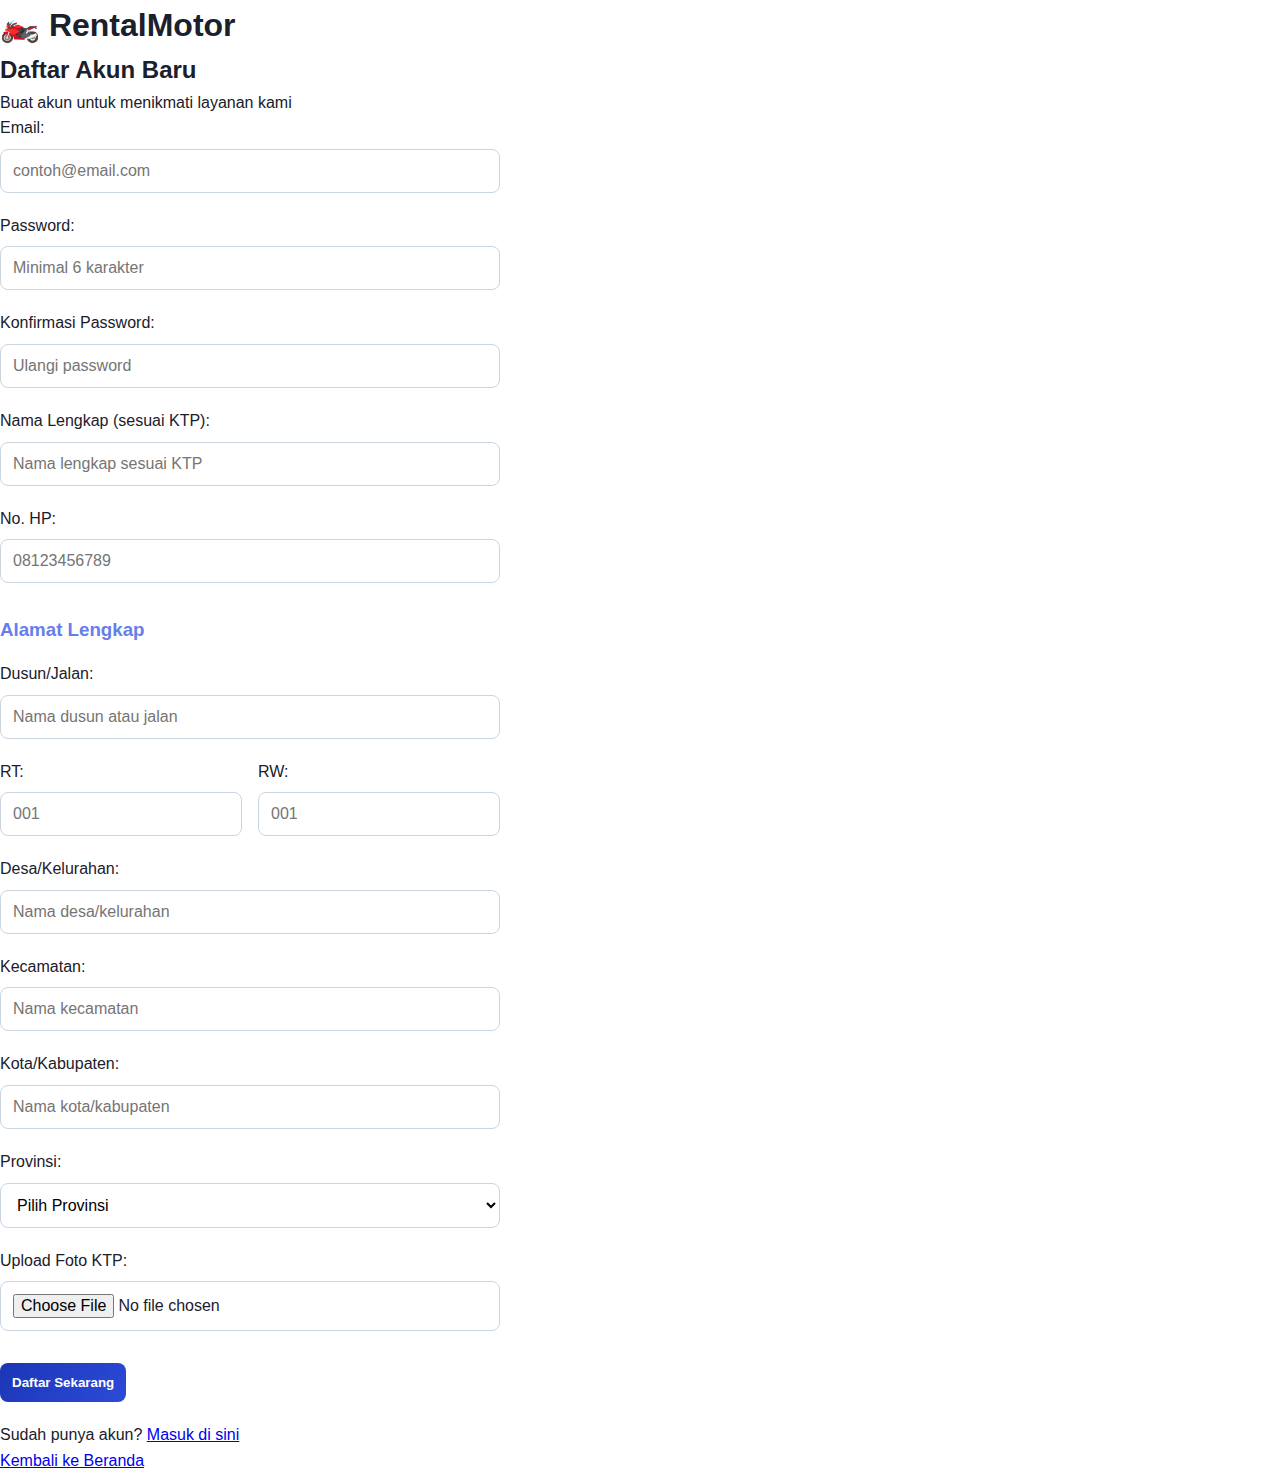
<file: register.html>
<!DOCTYPE html>
<html lang="id">
<head>
    <meta charset="UTF-8">
    <meta name="viewport" content="width=device-width, initial-scale=1.0">
    <title>Daftar - Rental Motor</title>
    <link rel="stylesheet" href="css/style.css">
</head>
<body>
    <div class="auth-page">
        <div class="auth-container" style="max-width: 500px;">
            <div class="auth-header">
                <h1>🏍️ RentalMotor</h1>
                <h2>Daftar Akun Baru</h2>
                <p>Buat akun untuk menikmati layanan kami</p>
            </div>
            
            <form id="registerForm" class="auth-form">
                <div class="form-group">
                    <label for="regEmail">Email:</label>
                    <input type="email" id="regEmail" placeholder="contoh@email.com" required>
                </div>
                
                <div class="form-group">
                    <label for="regPassword">Password:</label>
                    <input type="password" id="regPassword" placeholder="Minimal 6 karakter" required>
                </div>
                
                <div class="form-group">
                    <label for="confirmPassword">Konfirmasi Password:</label>
                    <input type="password" id="confirmPassword" placeholder="Ulangi password" required>
                </div>
                
                <div class="form-group">
                    <label for="regNamaLengkap">Nama Lengkap (sesuai KTP):</label>
                    <input type="text" id="regNamaLengkap" placeholder="Nama lengkap sesuai KTP" required>
                </div>
                
                <div class="form-group">
                    <label for="regNoHp">No. HP:</label>
                    <input type="tel" id="regNoHp" placeholder="08123456789" required>
                </div>
                
                <h3 style="color: #667eea; margin: 2rem 0 1rem 0;">Alamat Lengkap</h3>
                
                <div class="form-group">
                    <label for="dusun">Dusun/Jalan:</label>
                    <input type="text" id="dusun" placeholder="Nama dusun atau jalan" required>
                </div>
                
                <div style="display: grid; grid-template-columns: 1fr 1fr; gap: 1rem;">
                    <div class="form-group">
                        <label for="rt">RT:</label>
                        <input type="text" id="rt" placeholder="001" required>
                    </div>
                    <div class="form-group">
                        <label for="rw">RW:</label>
                        <input type="text" id="rw" placeholder="001" required>
                    </div>
                </div>
                
                <div class="form-group">
                    <label for="desa">Desa/Kelurahan:</label>
                    <input type="text" id="desa" placeholder="Nama desa/kelurahan" required>
                </div>
                
                <div class="form-group">
                    <label for="kecamatan">Kecamatan:</label>
                    <input type="text" id="kecamatan" placeholder="Nama kecamatan" required>
                </div>
                
                <div class="form-group">
                    <label for="kota">Kota/Kabupaten:</label>
                    <input type="text" id="kota" placeholder="Nama kota/kabupaten" required>
                </div>
                
                <div class="form-group">
                    <label for="provinsi">Provinsi:</label>
                    <select id="provinsi" required>
                        <option value="">Pilih Provinsi</option>
                        <option value="Jawa Barat">Jawa Barat</option>
                        <option value="DKI Jakarta">DKI Jakarta</option>
                        <option value="Jawa Tengah">Jawa Tengah</option>
                        <option value="Jawa Timur">Jawa Timur</option>
                        <option value="Banten">Banten</option>
                        <option value="Yogyakarta">Yogyakarta</option>
                        <option value="Sumatera Utara">Sumatera Utara</option>
                        <option value="Sumatera Barat">Sumatera Barat</option>
                        <option value="Bali">Bali</option>
                        <option value="Lainnya">Lainnya</option>
                    </select>
                </div>
                
                <div class="form-group">
                    <label for="fotoKtp">Upload Foto KTP:</label>
                    <input type="file" id="fotoKtp" accept="image/*" required onchange="displayFileName(this, 'ktpFileName')">
                    <div id="ktpFileName" style="margin-top: 0.5rem; font-size: 0.9rem; color: #666;"></div>
                </div>
                
                <div class="form-group" style="margin-top: 2rem;">
                    <button type="submit" class="btn-submit">Daftar Sekarang</button>
                </div>
            </form>
            
            <div class="auth-links">
                <p>Sudah punya akun? <a href="login.html">Masuk di sini</a></p>
                <p><a href="index.html">Kembali ke Beranda</a></p>
            </div>
        </div>
    </div>
    
    <script src="js/script.js"></script>
</body>
</html>
</file>
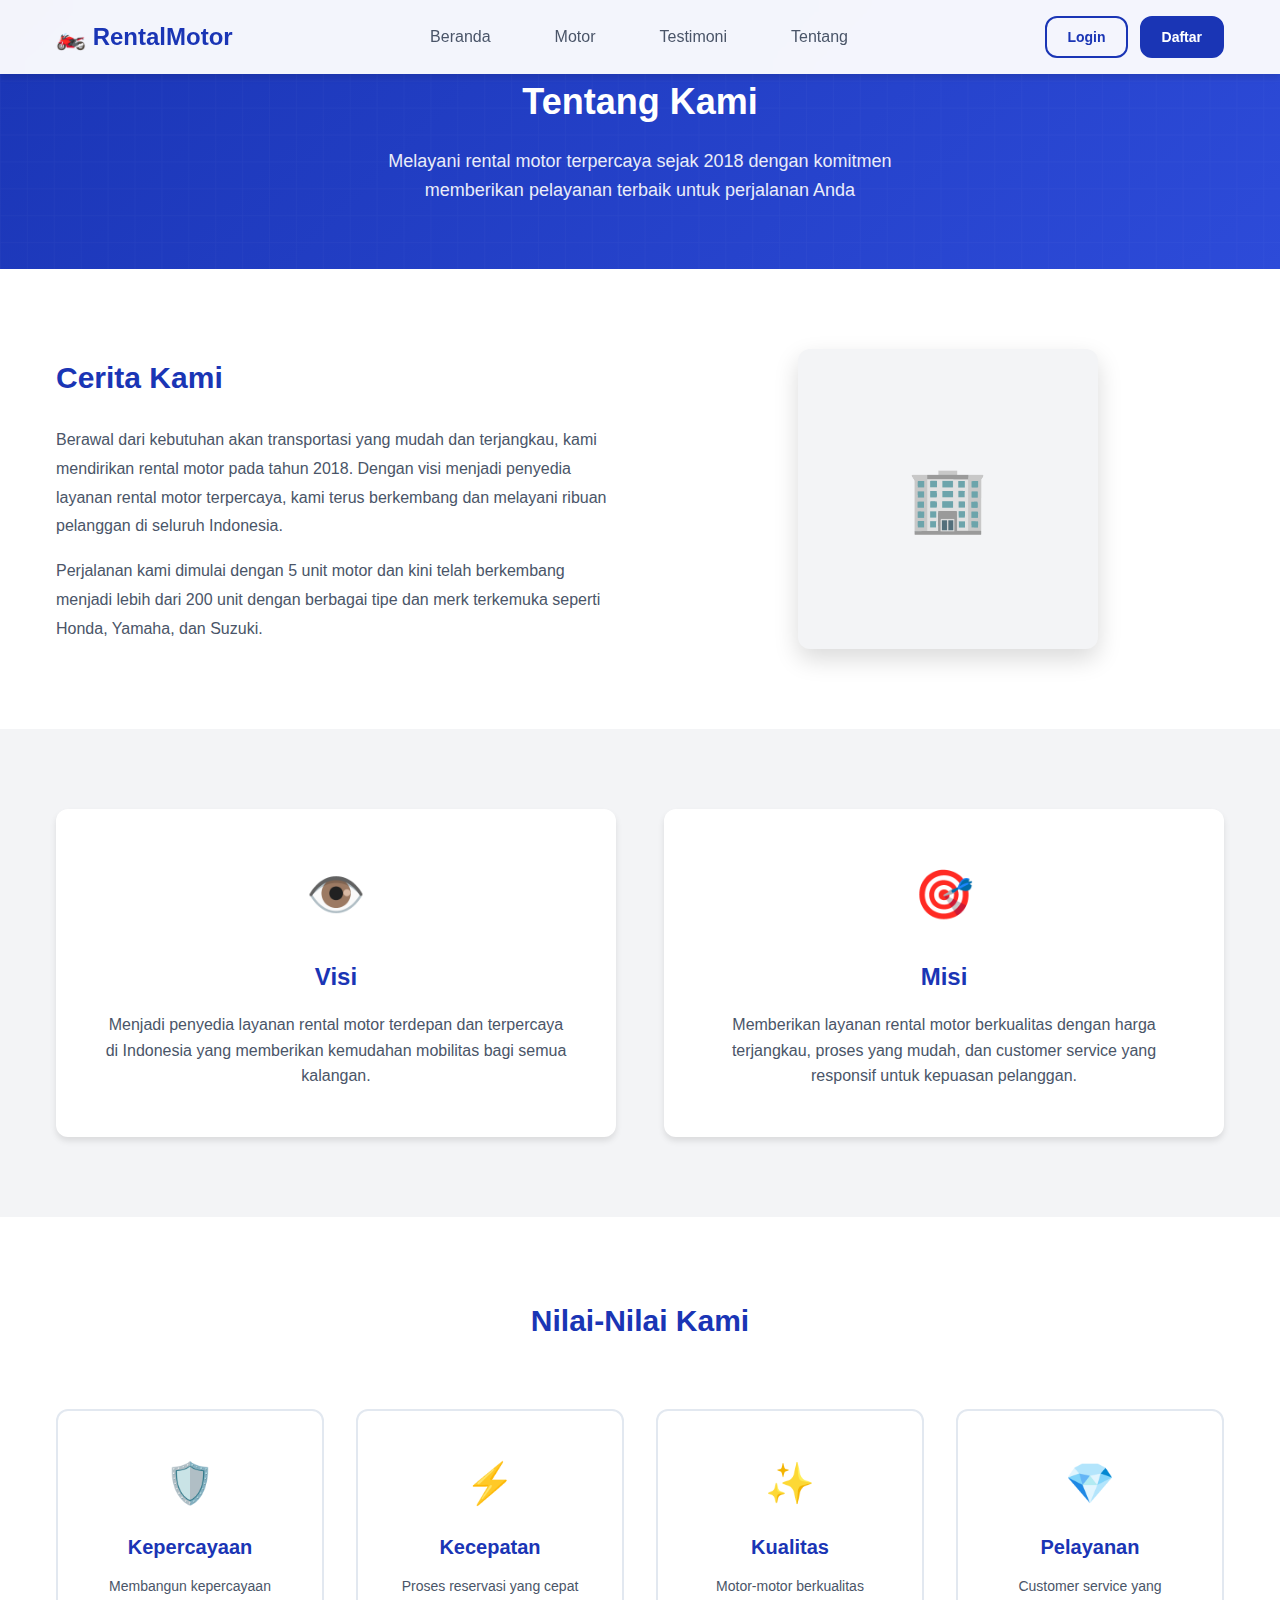
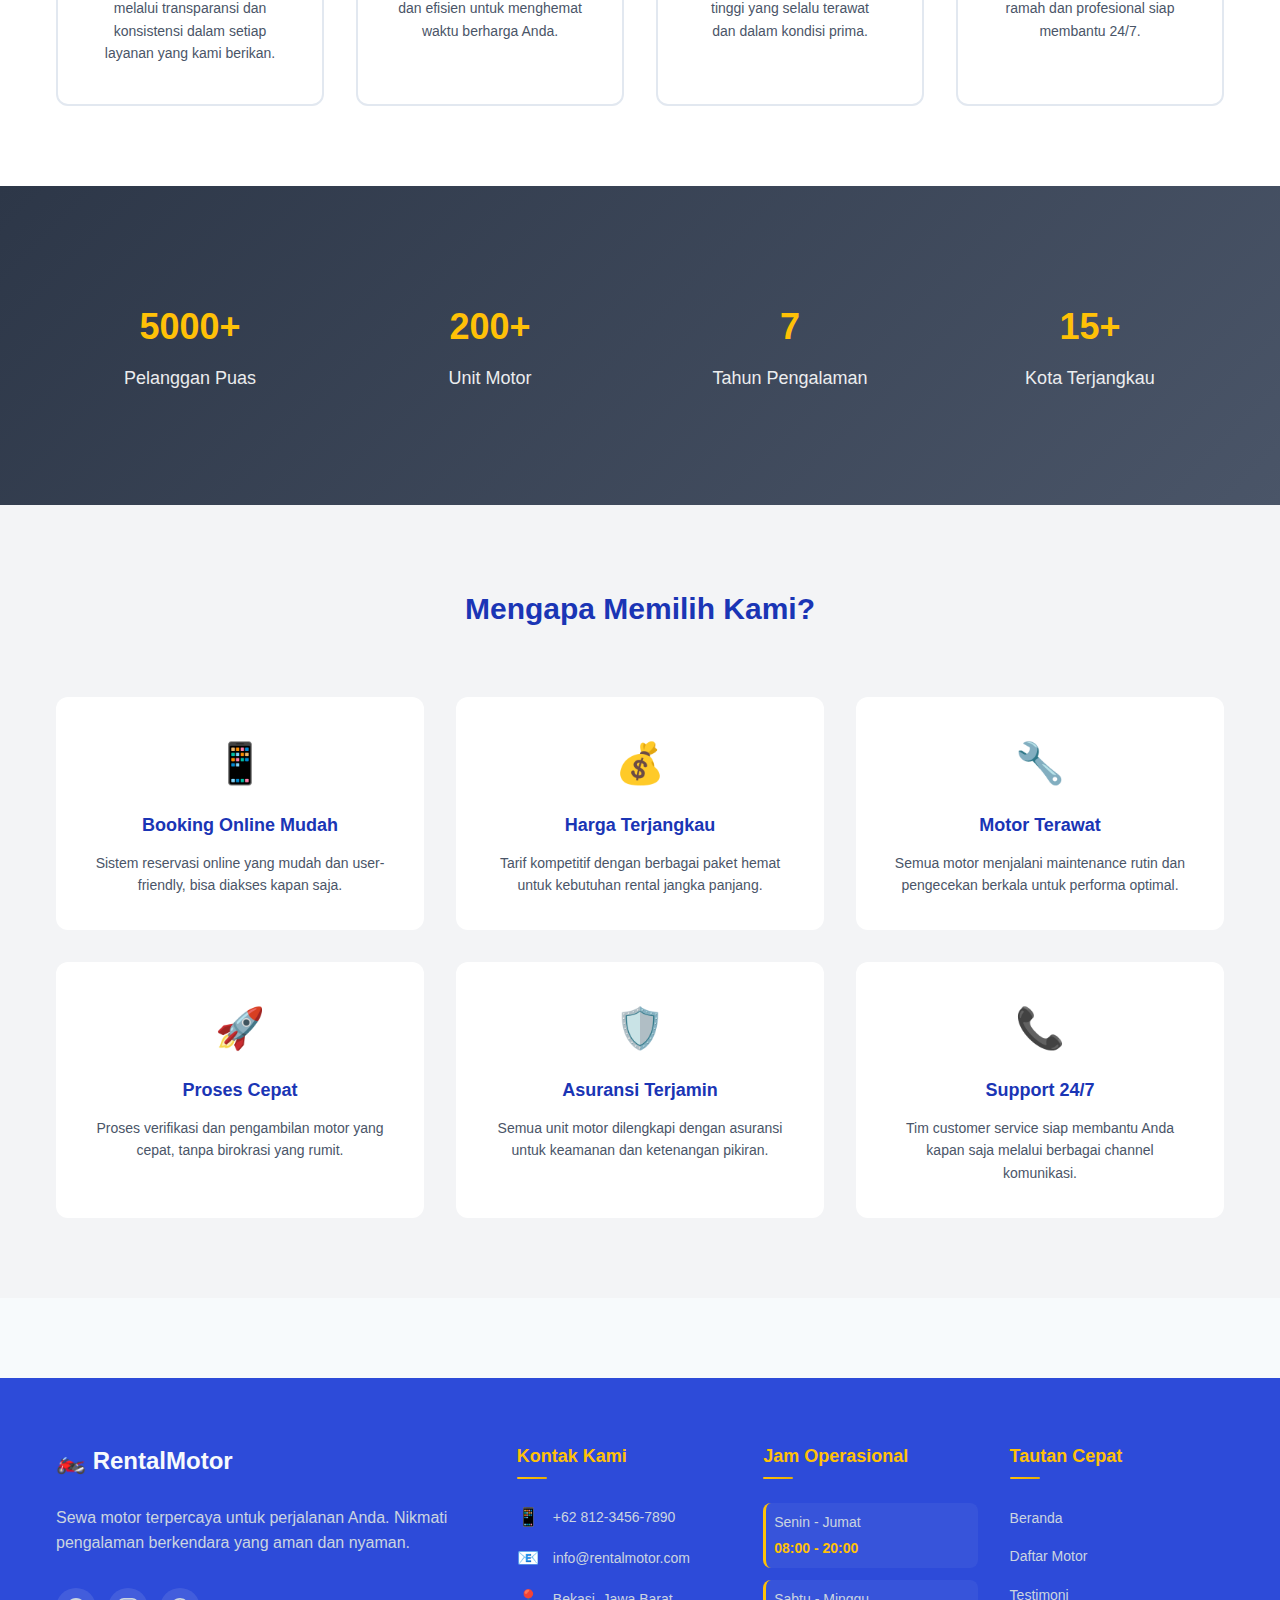
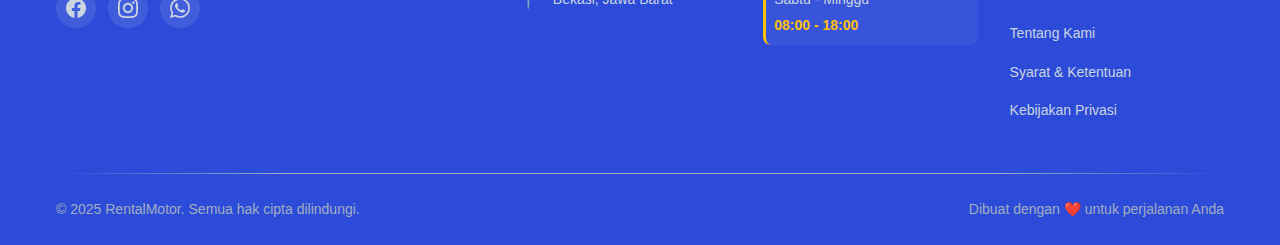
<file: tentang.html>
<!DOCTYPE html>
<html lang="id">
<head>
    <meta charset="UTF-8">
    <meta name="viewport" content="width=device-width, initial-scale=1.0">
    <title>Tentang Kami - Rental Motor Terpercaya</title>
    <link rel="stylesheet" href="css/global.css">
    <link rel="stylesheet" href="css/tentang.css">
</head>
<body>
    <div id="navbar"></div>

    <!-- Hero Section -->
    <section class="about-hero">
        <div class="container">
            <div class="hero-content">
                <h1>Tentang Kami</h1>
                <p>Melayani rental motor terpercaya sejak 2018 dengan komitmen memberikan pelayanan terbaik untuk perjalanan Anda</p>
            </div>
        </div>
    </section>

    <!-- Story Section -->
    <section class="story-section">
        <div class="container">
            <div class="story-content">
                <div class="story-text">
                    <h2>Cerita Kami</h2>
                    <p>Berawal dari kebutuhan akan transportasi yang mudah dan terjangkau, kami mendirikan rental motor pada tahun 2018. Dengan visi menjadi penyedia layanan rental motor terpercaya, kami terus berkembang dan melayani ribuan pelanggan di seluruh Indonesia.</p>
                    <p>Perjalanan kami dimulai dengan 5 unit motor dan kini telah berkembang menjadi lebih dari 200 unit dengan berbagai tipe dan merk terkemuka seperti Honda, Yamaha, dan Suzuki.</p>
                </div>
                <div class="story-image">
                    <div class="image-placeholder">🏢</div>
                </div>
            </div>
        </div>
    </section>

    <!-- Vision Mission Section -->
    <section class="vision-mission">
        <div class="container">
            <div class="vm-grid">
                <div class="vm-card">
                    <div class="vm-icon">👁️</div>
                    <h3>Visi</h3>
                    <p>Menjadi penyedia layanan rental motor terdepan dan terpercaya di Indonesia yang memberikan kemudahan mobilitas bagi semua kalangan.</p>
                </div>
                <div class="vm-card">
                    <div class="vm-icon">🎯</div>
                    <h3>Misi</h3>
                    <p>Memberikan layanan rental motor berkualitas dengan harga terjangkau, proses yang mudah, dan customer service yang responsif untuk kepuasan pelanggan.</p>
                </div>
            </div>
        </div>
    </section>

    <!-- Values Section -->
    <section class="values-section">
        <div class="container">
            <h2>Nilai-Nilai Kami</h2>
            <div class="values-grid">
                <div class="value-card">
                    <div class="value-icon">🛡️</div>
                    <h4>Kepercayaan</h4>
                    <p>Membangun kepercayaan melalui transparansi dan konsistensi dalam setiap layanan yang kami berikan.</p>
                </div>
                <div class="value-card">
                    <div class="value-icon">⚡</div>
                    <h4>Kecepatan</h4>
                    <p>Proses reservasi yang cepat dan efisien untuk menghemat waktu berharga Anda.</p>
                </div>
                <div class="value-card">
                    <div class="value-icon">✨</div>
                    <h4>Kualitas</h4>
                    <p>Motor-motor berkualitas tinggi yang selalu terawat dan dalam kondisi prima.</p>
                </div>
                <div class="value-card">
                    <div class="value-icon">💎</div>
                    <h4>Pelayanan</h4>
                    <p>Customer service yang ramah dan profesional siap membantu 24/7.</p>
                </div>
            </div>
        </div>
    </section>

    <!-- Stats Section -->
    <section class="stats-section">
        <div class="container">
            <div class="stats-grid">
                <div class="stat-card">
                    <div class="stat-number">5000+</div>
                    <div class="stat-label">Pelanggan Puas</div>
                </div>
                <div class="stat-card">
                    <div class="stat-number">200+</div>
                    <div class="stat-label">Unit Motor</div>
                </div>
                <div class="stat-card">
                    <div class="stat-number">7</div>
                    <div class="stat-label">Tahun Pengalaman</div>
                </div>
                <div class="stat-card">
                    <div class="stat-number">15+</div>
                    <div class="stat-label">Kota Terjangkau</div>
                </div>
            </div>
        </div>
    </section>

    

    <!-- Why Choose Us Section -->
    <section class="why-choose-section">
        <div class="container">
            <h2>Mengapa Memilih Kami?</h2>
            <div class="features-grid">
                <div class="feature-card">
                    <div class="feature-icon">📱</div>
                    <h4>Booking Online Mudah</h4>
                    <p>Sistem reservasi online yang mudah dan user-friendly, bisa diakses kapan saja.</p>
                </div>
                <div class="feature-card">
                    <div class="feature-icon">💰</div>
                    <h4>Harga Terjangkau</h4>
                    <p>Tarif kompetitif dengan berbagai paket hemat untuk kebutuhan rental jangka panjang.</p>
                </div>
                <div class="feature-card">
                    <div class="feature-icon">🔧</div>
                    <h4>Motor Terawat</h4>
                    <p>Semua motor menjalani maintenance rutin dan pengecekan berkala untuk performa optimal.</p>
                </div>
                <div class="feature-card">
                    <div class="feature-icon">🚀</div>
                    <h4>Proses Cepat</h4>
                    <p>Proses verifikasi dan pengambilan motor yang cepat, tanpa birokrasi yang rumit.</p>
                </div>
                <div class="feature-card">
                    <div class="feature-icon">🛡️</div>
                    <h4>Asuransi Terjamin</h4>
                    <p>Semua unit motor dilengkapi dengan asuransi untuk keamanan dan ketenangan pikiran.</p>
                </div>
                <div class="feature-card">
                    <div class="feature-icon">📞</div>
                    <h4>Support 24/7</h4>
                    <p>Tim customer service siap membantu Anda kapan saja melalui berbagai channel komunikasi.</p>
                </div>
            </div>
        </div>
    </section>

    <div id="footer"></div>

    <script>
        // Load navbar
        fetch('navbar.html')
            .then(res => res.text())
            .then(data => {
                document.getElementById('navbar').innerHTML = data;
            });

        // Load footer
        fetch('footer.html')
            .then(res => res.text())
            .then(data => {
                document.getElementById('footer').innerHTML = data;
            });

        // Counter animation
        function animateCounters() {
            const counters = document.querySelectorAll('.stat-number');
            
            counters.forEach(counter => {
                const target = parseInt(counter.textContent.replace(/\D/g, ''));
                const suffix = counter.textContent.replace(/\d/g, '');
                let current = 0;
                const increment = target / 50;
                
                const timer = setInterval(() => {
                    current += increment;
                    if (current >= target) {
                        counter.textContent = target + suffix;
                        clearInterval(timer);
                    } else {
                        counter.textContent = Math.floor(current) + suffix;
                    }
                }, 40);
            });
        }

        // Intersection Observer for counter animation
        const observer = new IntersectionObserver((entries) => {
            entries.forEach(entry => {
                if (entry.isIntersecting) {
                    animateCounters();
                    observer.unobserve(entry.target);
                }
            });
        });

        document.addEventListener('DOMContentLoaded', () => {
            const statsSection = document.querySelector('.stats-section');
            if (statsSection) {
                observer.observe(statsSection);
            }
        });
    </script>
</body>
</html>
</file>
<file: css/style.css>
/* Import Global Variables */
@import url('global.css');

/* Base Styles */
* {
    margin: 0;
    padding: 0;
    box-sizing: border-box;
}

body {
    font-family: var(--font-family);
    font-size: var(--font-size-base);
    line-height: 1.6;
    color: var(--dark-color);
    background-color: var(--white);
    overflow-x: hidden;
}

/* Container */
.container {
    max-width: 1200px;
    margin: 0 auto;
    padding: 0 var(--space-6);
}



/* Hero Section */
.hero {
    padding: 120px 0 var(--space-20);
    background: linear-gradient(135deg, var(--light-color) 0%, var(--white) 100%);
    position: relative;
    overflow: hidden;
}

.hero::before {
    content: '';
    position: absolute;
    top: -50%;
    right: -20%;
    width: 100%;
    height: 200%;
    background: radial-gradient(circle, rgba(26, 53, 181, 0.05) 0%, transparent 70%);
    pointer-events: none;
}

.hero .container {
    display: grid;
    grid-template-columns: 1fr 1fr;
    gap: var(--space-16);
    align-items: center;
    position: relative;
    z-index: 1;
}

.hero-content h1 {
    font-size: var(--font-size-4xl);
    font-weight: 800;
    color: var(--dark-color);
    margin-bottom: var(--space-6);
    line-height: 1.1;
    letter-spacing: -0.02em;
}

.hero-content p {
    font-size: var(--font-size-lg);
    color: var(--gray-600);
    margin-bottom: var(--space-8);
    line-height: 1.7;
}

.btn-primary {
    padding: var(--space-4) var(--space-8);
    background: var(--primary-gradient);
    color: var(--white);
    border: none;
    border-radius: var(--radius-lg);
    font-size: var(--font-size-lg);
    font-weight: 600;
    cursor: pointer;
    transition: var(--transition-normal);
    box-shadow: var(--shadow-primary);
}

.btn-primary:hover {
    transform: translateY(-2px);
    box-shadow: var(--shadow-lg);
}

.hero-image {
    display: flex;
    justify-content: center;
    align-items: center;
}

.motor-placeholder {
    font-size: 150px;
    color: var(--primary-color);
    animation: float 3s ease-in-out infinite;
    filter: drop-shadow(var(--shadow-lg));
}

@keyframes float {
    0%, 100% { transform: translateY(0px); }
    50% { transform: translateY(-20px); }
}

/* Motor Section */
.motor-section {
    padding: var(--space-20) 0;
    background: var(--white);
}

.motor-section h2 {
    text-align: center;
    font-size: var(--font-size-3xl);
    font-weight: 700;
    color: var(--dark-color);
    margin-bottom: var(--space-16);
    letter-spacing: -0.02em;
}

.motor-categories {
    display: flex;
    flex-direction: column;
    gap: var(--space-16);
}

.category h3 {
    font-size: var(--font-size-2xl);
    font-weight: 600;
    color: var(--primary-color);
    margin-bottom: var(--space-8);
    display: flex;
    align-items: center;
    gap: var(--space-3);
}

.category h3::before {
    content: '';
    width: 4px;
    height: 24px;
    background: var(--primary-gradient);
    border-radius: var(--radius-sm);
}

.motor-grid {
            position: relative;
            overflow: hidden;
            border-radius: var(--radius-lg);
        }

        .motor-slider {
            display: flex;
            transition: transform 0.5s cubic-bezier(0.25, 0.46, 0.45, 0.94);
            gap: var(--space-6);
        }

        .motor-slide {
            min-width: 100%;
            display: grid;
            grid-template-columns: repeat(3, 1fr);
            gap: var(--space-6);
        }

        .motor-card {
            background: var(--white);
            border: 1px solid var(--gray-200);
            border-radius: var(--radius-xl);
            padding: var(--space-6);
            transition: var(--transition-normal);
            position: relative;
            overflow: hidden;
        }

        .motor-card::before {
            content: '';
            position: absolute;
            top: 0;
            left: 0;
            right: 0;
            height: 4px;
            background: var(--primary-gradient);
            transform: scaleX(0);
            transition: var(--transition-normal);
        }

        .motor-card:hover {
            transform: translateY(-4px);
            box-shadow: var(--shadow-lg);
            border-color: var(--primary-color);
        }

        .motor-card:hover::before {
            transform: scaleX(1);
        }

        .motor-image {
            text-align: center;
            font-size: 60px;
            color: var(--primary-color);
            margin-bottom: var(--space-4);
        }

        .motor-card h4 {
            font-size: var(--font-size-xl);
            font-weight: 600;
            color: var(--dark-color);
            margin-bottom: var(--space-2);
        }

        .price {
            font-size: var(--font-size-lg);
            font-weight: 700;
            color: var(--gray-500);
            margin-bottom: var(--space-2);
        }

        .specs {
            color: var(--gray-500);
            font-size: var(--font-size-sm);
            margin-bottom: var(--space-6);
        }

        .btn-reserve {
            width: 100%;
            padding: var(--space-3) var(--space-4);
            background: transparent;
            color: var(--primary-color);
            border: 2px solid var(--primary-color);
            border-radius: var(--radius-md);
            font-weight: 600;
            cursor: pointer;
            transition: var(--transition-fast);
        }

        .btn-reserve:hover {
            background: var(--primary-color);
            color: var(--white);
        }

        /* Slider Controls */
        .slider-controls {
            display: flex;
            justify-content: center;
            align-items: center;
            gap: var(--space-4);
            margin-top: var(--space-6);
        }

        .slider-btn {
            width: 48px;
            height: 48px;
            border: 2px solid var(--primary-color);
            border-radius: 50%;
            background: var(--white);
            color: var(--primary-color);
            cursor: pointer;
            display: flex;
            align-items: center;
            justify-content: center;
            font-size: 20px;
            font-weight: bold;
            transition: var(--transition-fast);
        }

        .slider-btn:hover {
            background: var(--primary-color);
            color: var(--white);
            transform: scale(1.1);
        }

        .slider-btn:disabled {
            opacity: 0.3;
            cursor: not-allowed;
            transform: none;
        }

        .slider-btn:disabled:hover {
            background: var(--white);
            color: var(--primary-color);
        }

        .slider-dots {
            display: flex;
            gap: var(--space-2);
        }

        .slider-dot {
            width: 12px;
            height: 12px;
            border-radius: 50%;
            background: var(--gray-300);
            cursor: pointer;
            transition: var(--transition-fast);
        }

        .slider-dot.active {
            background: var(--primary-color);
            transform: scale(1.2);
        }

        /* Responsive adjustments */
        @media (max-width: 768px) {
            .motor-slide {
                grid-template-columns: 1fr;
            }
        }

        @media (max-width: 1024px) and (min-width: 769px) {
            .motor-slide {
                grid-template-columns: repeat(2, 1fr);
            }
        }
/* Testimoni Section - Comments Style */
        .testimoni-section {
            padding: var(--space-20) 0;
            background: var(--light-color);
        }

        .testimoni-section h2 {
            text-align: center;
            font-size: var(--font-size-3xl);
            font-weight: 700;
            color: var(--dark-color);
            margin-bottom: var(--space-3);
            letter-spacing: -0.02em;
        }

        .comments-count {
            text-align: center;
            color: var(--gray-500);
            font-size: var(--font-size-lg);
            margin-bottom: var(--space-16);
            text-transform: uppercase;
            letter-spacing: 2px;
            font-weight: 500;
        }

        .comments-container {
            max-width: 800px;
            margin: 0 auto;
            display: flex;
            flex-direction: column;
            gap: var(--space-8);
        }

        .comment-item {
            background: var(--white);
            border-radius: var(--radius-lg);
            padding: var(--space-6);
            box-shadow: var(--shadow-sm);
            border-left: 4px solid var(--primary-color);
            transition: var(--transition-normal);
        }

        .comment-item:hover {
            box-shadow: var(--shadow-md);
            transform: translateY(-1px);
        }

        .comment-header {
            display: flex;
            align-items: center;
            gap: var(--space-4);
            margin-bottom: var(--space-4);
        }

        .comment-avatar {
            width: 48px;
            height: 48px;
            background: var(--primary-gradient);
            border-radius: 50%;
            display: flex;
            align-items: center;
            justify-content: center;
            color: var(--white);
            font-weight: 700;
            font-size: var(--font-size-base);
        }

        .comment-info h4 {
            margin: 0;
            color: var(--dark-color);
            font-weight: 600;
            font-size: var(--font-size-base);
        }

        .comment-meta {
            display: flex;
            align-items: center;
            gap: var(--space-3);
            margin-top: var(--space-1);
        }

        .comment-rating {
            color: var(--accent-color);
            font-size: var(--font-size-sm);
        }

        .comment-date {
            color: var(--gray-500);
            font-size: var(--font-size-sm);
        }

        .comment-text {
            color: var(--gray-600);
            line-height: 1.6;
            margin: 0;
        }

        /* Responsive */
        @media (max-width: 768px) {
            .container {
                padding: 0 var(--space-4);
            }
            
            .comment-form-wrapper {
                padding: var(--space-6);
            }
            
            .user-info {
                flex-direction: column;
                align-items: flex-start;
                text-align: center;
            }
            
            .comment-footer {
                flex-direction: column;
                gap: var(--space-4);
                align-items: stretch;
            }
            
            .submit-btn {
                width: 100%;
            }
        }



/* Popup Styles */
.popup-overlay {
    position: fixed;
    top: 0;
    left: 0;
    right: 0;
    bottom: 0;
    background: rgba(0, 0, 0, 0.5);
    backdrop-filter: blur(4px);
    display: none;
    align-items: center;
    justify-content: center;
    z-index: 2000;
    animation: fadeIn 0.3s ease;
}

.popup-overlay.active {
    display: flex;
}

.popup-content {
    background: var(--white);
    border-radius: var(--radius-xl);
    box-shadow: var(--shadow-xl);
    width: 90%;
    max-width: 500px;
    max-height: 90vh;
    overflow-y: auto;
    animation: slideUp 0.3s ease;
}

@keyframes fadeIn {
    from { opacity: 0; }
    to { opacity: 1; }
}

@keyframes slideUp {
    from { 
        opacity: 0;
        transform: translateY(20px);
    }
    to { 
        opacity: 1;
        transform: translateY(0);
    }
}

.popup-header {
    display: flex;
    justify-content: space-between;
    align-items: center;
    padding: var(--space-6);
    border-bottom: 1px solid var(--gray-200);
}

.popup-header h3 {
    font-size: var(--font-size-xl);
    font-weight: 600;
    color: var(--dark-color);
}

.close-btn {
    background: none;
    border: none;
    font-size: var(--font-size-2xl);
    color: var(--gray-500);
    cursor: pointer;
    padding: var(--space-2);
    border-radius: var(--radius-md);
    transition: var(--transition-fast);
}

.close-btn:hover {
    background: var(--gray-100);
    color: var(--dark-color);
}

.popup-form {
    padding: var(--space-6);
}

.form-group {
    margin-bottom: var(--space-5);
}

.form-group label {
    display: block;
    margin-bottom: var(--space-2);
    font-weight: 500;
    color: var(--dark-color);
}

.form-group input,
.form-group select {
    width: 100%;
    padding: var(--space-3);
    border: 1px solid var(--gray-300);
    border-radius: var(--radius-md);
    font-size: var(--font-size-base);
    transition: var(--transition-fast);
    background: var(--white);
}

.form-group input:focus,
.form-group select:focus {
    outline: none;
    border-color: var(--primary-color);
    box-shadow: 0 0 0 3px rgba(26, 53, 181, 0.1);
}

.form-actions {
    display: flex;
    gap: var(--space-3);
    margin-top: var(--space-8);
}

.btn-cancel {
    flex: 1;
    padding: var(--space-3);
    background: var(--gray-200);
    color: var(--gray-600);
    border: none;
    border-radius: var(--radius-md);
    font-weight: 500;
    cursor: pointer;
    transition: var(--transition-fast);
}

.btn-cancel:hover {
    background: var(--gray-300);
}

.btn-submit {
    flex: 2;
    padding: var(--space-3);
    background: var(--primary-gradient);
    color: var(--white);
    border: none;
    border-radius: var(--radius-md);
    font-weight: 600;
    cursor: pointer;
    transition: var(--transition-fast);
}

.btn-submit:hover {
    transform: translateY(-1px);
    box-shadow: var(--shadow-md);
}

/* Responsive Design */
@media (max-width: 768px) {
    .container {
        padding: 0 var(--space-4);
    }
    
    .nav {
        flex-direction: column;
        gap: var(--space-4);
    }
    
    .nav-links {
        order: 3;
        flex-wrap: wrap;
        justify-content: center;
        gap: var(--space-4);
    }
    
    .hero .container {
        grid-template-columns: 1fr;
        gap: var(--space-8);
        text-align: center;
    }
    
    .hero-content h1 {
        font-size: var(--font-size-3xl);
    }
    
    .motor-placeholder {
        font-size: 100px;
    }
    
    .motor-grid {
        grid-template-columns: 1fr;
    }
    
    .footer-content {
        grid-template-columns: 1fr;
        text-align: center;
    }
    
    .popup-content {
        width: 95%;
        margin: var(--space-4);
    }
    
    .form-actions {
        flex-direction: column;
    }
}

@media (max-width: 480px) {
    .hero {
        padding: 100px 0 var(--space-12);
    }
    
    .hero-content h1 {
        font-size: var(--font-size-2xl);
    }
    
    .motor-section,
    .testimoni-section {
        padding: var(--space-12) 0;
    }
    
    .motor-section h2,
    .testimoni-section h2 {
        font-size: var(--font-size-2xl);
    }
}

/* Form Testimoni Section - Comment Style */
        .form-testimoni-section {
            padding: var(--space-20) 0;
            background: var(--white);
        }

        .form-testimoni-section h2 {
            text-align: center;
            font-size: var(--font-size-3xl);
            font-weight: 700;
            color: var(--dark-color);
            margin-bottom: var(--space-4);
            letter-spacing: -0.02em;
        }

        .section-subtitle {
            text-align: center;
            color: var(--gray-600);
            font-size: var(--font-size-lg);
            margin-bottom: var(--space-16);
            max-width: 600px;
            margin-left: auto;
            margin-right: auto;
        }

        .comment-form-wrapper {
            max-width: 800px;
            margin: 0 auto;
            background: var(--white);
            border: 2px solid var(--gray-200);
            border-radius: var(--radius-lg);
            padding: var(--space-8);
            box-shadow: var(--shadow-sm);
        }

        .user-info {
            display: flex;
            align-items: center;
            gap: var(--space-4);
            margin-bottom: var(--space-6);
        }

        .user-avatar {
            width: 50px;
            height: 50px;
            background: var(--primary-gradient);
            border-radius: 50%;
            display: flex;
            align-items: center;
            justify-content: center;
            color: var(--white);
            font-weight: 700;
            font-size: var(--font-size-lg);
        }

        .user-details h4 {
            margin: 0;
            color: var(--dark-color);
            font-weight: 600;
            font-size: var(--font-size-lg);
        }

        .user-details p {
            margin: var(--space-1) 0 0;
            color: var(--gray-500);
            font-size: var(--font-size-sm);
        }

        .rating-section {
            margin-bottom: var(--space-6);
        }

        .rating-label {
            display: block;
            margin-bottom: var(--space-3);
            font-weight: 600;
            color: var(--dark-color);
            font-size: var(--font-size-base);
        }

        .star-rating {
            display: flex;
            align-items: center;
            gap: var(--space-2);
        }

        .star-rating input {
            display: none;
        }

        .star-rating label {
            font-size: 28px;
            color: var(--gray-300);
            cursor: pointer;
            transition: var(--transition-fast);
            margin: 0;
        }

        .star-rating label:hover,
        .star-rating input:checked ~ label,
        .star-rating label:hover ~ label {
            color: var(--accent-color);
        }

        .star-rating input:checked + label,
        .star-rating input:checked + label ~ label {
            color: var(--accent-color);
        }

        .rating-text {
            margin-left: var(--space-3);
            font-size: var(--font-size-sm);
            color: var(--gray-500);
            font-style: italic;
        }

        .comment-input {
            width: 100%;
            min-height: 120px;
            padding: var(--space-4);
            border: 2px solid var(--gray-200);
            border-radius: var(--radius-lg);
            font-family: var(--font-family);
            font-size: var(--font-size-base);
            resize: vertical;
            transition: var(--transition-normal);
            background: var(--light-color);
        }

        .comment-input:focus {
            outline: none;
            border-color: var(--primary-color);
            background: var(--white);
            box-shadow: 0 0 0 3px rgba(26, 53, 181, 0.1);
        }

        .comment-footer {
            display: flex;
            justify-content: space-between;
            align-items: center;
            margin-top: var(--space-4);
        }

        .char-counter {
            font-size: var(--font-size-sm);
            color: var(--gray-500);
        }

        .submit-btn {
            padding: var(--space-3) var(--space-6);
            background: var(--primary-gradient);
            color: var(--white);
            border: none;
            border-radius: var(--radius-lg);
            font-weight: 600;
            cursor: pointer;
            transition: var(--transition-fast);
            box-shadow: var(--shadow-primary);
        }

        .submit-btn:hover {
            transform: translateY(-1px);
            box-shadow: var(--shadow-lg);
        }

        .submit-btn:disabled {
            opacity: 0.6;
            cursor: not-allowed;
            transform: none;
        }

        /* Success Message */
        .success-message {
            max-width: 800px;
            margin: 0 auto;
            padding: var(--space-8);
            text-align: center;
            background: linear-gradient(135deg, var(--success-color) 0%, #38A169 100%);
            color: var(--white);
            border-radius: var(--radius-lg);
            display: none;
        }

        .success-icon {
            font-size: 48px;
            margin-bottom: var(--space-4);
            background: var(--white);
            color: var(--success-color);
            width: 80px;
            height: 80px;
            border-radius: 50%;
            display: flex;
            align-items: center;
            justify-content: center;
            margin: 0 auto var(--space-4);
            box-shadow: var(--shadow-lg);
        }

        .success-message h3 {
            font-size: var(--font-size-2xl);
            margin-bottom: var(--space-3);
        }

        .success-message p {
            margin-bottom: var(--space-6);
            opacity: 0.9;
        }

        .btn-secondary {
            padding: var(--space-3) var(--space-6);
            background: var(--white);
            color: var(--success-color);
            border: none;
            border-radius: var(--radius-lg);
            font-weight: 600;
            cursor: pointer;
            transition: var(--transition-fast);
        }

        .btn-secondary:hover {
            transform: translateY(-1px);
            box-shadow: var(--shadow-md);
        }
</file>
<file: css/global.css>
/* Global CSS Variables - Color Palette */
:root {
    /* Primary Colors */
    --primary-color: #1A35B5;
    --primary-light: #2D4BD9;
    --primary-dark: #132780;
    
    /* Secondary Colors */
    --secondary-color: #2D3748;
    
    /* Accent Colors */
    --accent-color: #FFC107;
    --accent-dark: #E5AC06;
    
    /* Base Colors */
    --light-color: #F7FAFC;
    --dark-color: #1A202C;
    
    /* Status Colors */
    --success-color: #48BB78;
    --error-color: #F56565;
    
    /* Gray Scale */
    --gray-100: #F3F4F6;
    --gray-200: #E2E8F0;
    --gray-300: #CBD5E0;
    --gray-400: #A0AEC0;
    --gray-500: #718096;
    --gray-600: #4A5568;
    
    /* Additional Utility Colors */
    --white: #FFFFFF;
    --black: #000000;
    
    /* Gradients */
    --primary-gradient: linear-gradient(135deg, var(--primary-color) 0%, var(--primary-light) 100%);
    --accent-gradient: linear-gradient(135deg, var(--accent-color) 0%, var(--accent-dark) 100%);
    --secondary-gradient: linear-gradient(135deg, var(--secondary-color) 0%, var(--gray-600) 100%);
    
    /* Shadows */
    --shadow-sm: 0 1px 3px rgba(0, 0, 0, 0.1);
    --shadow-md: 0 4px 6px rgba(0, 0, 0, 0.1);
    --shadow-lg: 0 10px 25px rgba(0, 0, 0, 0.15);
    --shadow-xl: 0 20px 40px rgba(0, 0, 0, 0.2);
    --shadow-primary: 0 4px 15px rgba(26, 53, 181, 0.3);
    --shadow-accent: 0 4px 15px rgba(255, 193, 7, 0.3);
    
    /* Border Radius */
    --radius-sm: 4px;
    --radius-md: 8px;
    --radius-lg: 12px;
    --radius-xl: 16px;
    --radius-full: 9999px;
    
    /* Typography */
    --font-family: 'Segoe UI', Tahoma, Geneva, Verdana, sans-serif;
    --font-size-xs: 0.75rem;
    --font-size-sm: 0.875rem;
    --font-size-base: 1rem;
    --font-size-lg: 1.125rem;
    --font-size-xl: 1.25rem;
    --font-size-2xl: 1.5rem;
    --font-size-3xl: 1.875rem;
    --font-size-4xl: 2.25rem;
    
    /* Spacing */
    --space-1: 0.25rem;
    --space-2: 0.5rem;
    --space-3: 0.75rem;
    --space-4: 1rem;
    --space-5: 1.25rem;
    --space-6: 1.5rem;
    --space-8: 2rem;
    --space-10: 2.5rem;
    --space-12: 3rem;
    --space-16: 4rem;
    --space-20: 5rem;
    
    /* Transitions */
    --transition-fast: 0.15s ease;
    --transition-normal: 0.3s ease;
    --transition-slow: 0.5s ease;
}

/* Global Reset */
* {
    margin: 0;
    padding: 0;
    box-sizing: border-box;
}

/* Base Typography */
body {
    font-family: var(--font-family);
    font-size: var(--font-size-base);
    line-height: 1.6;
    color: var(--dark-color);
    background-color: var(--light-color);
}

/* Utility Classes */
.text-primary { color: var(--primary-color); }
.text-secondary { color: var(--secondary-color); }
.text-accent { color: var(--accent-color); }
.text-success { color: var(--success-color); }
.text-error { color: var(--error-color); }
.text-white { color: var(--white); }
.text-dark { color: var(--dark-color); }

.bg-primary { background-color: var(--primary-color); }
.bg-secondary { background-color: var(--secondary-color); }
.bg-accent { background-color: var(--accent-color); }
.bg-light { background-color: var(--light-color); }
.bg-white { background-color: var(--white); }

.shadow-sm { box-shadow: var(--shadow-sm); }
.shadow-md { box-shadow: var(--shadow-md); }
.shadow-lg { box-shadow: var(--shadow-lg); }
.shadow-xl { box-shadow: var(--shadow-xl); }

.rounded-sm { border-radius: var(--radius-sm); }
.rounded-md { border-radius: var(--radius-md); }
.rounded-lg { border-radius: var(--radius-lg); }
.rounded-xl { border-radius: var(--radius-xl); }
.rounded-full { border-radius: var(--radius-full); }

.transition-fast { transition: all var(--transition-fast); }
.transition-normal { transition: all var(--transition-normal); }
.transition-slow { transition: all var(--transition-slow); }
</file>
<file: css/footer.css>
/* Footer Styles */
.footer {
    background: var(--primary-light);
    color: var(--white);
    padding: var(--space-16) 0 var(--space-6);
    margin-top: var(--space-20);
}

.container {
    max-width: 1200px;
    margin: 0 auto;
    padding: 0 var(--space-4);
}

/* Footer Content */
.footer-content {
    display: grid;
    grid-template-columns: 2fr 1fr 1fr 1fr;
    gap: var(--space-8);
    margin-bottom: var(--space-12);
}

.footer-section {
    display: flex;
    flex-direction: column;
    gap: var(--space-4);
}

/* Brand Section */
.brand-section .brand-logo h3 {
    color: var(--light-color);
    font-size: var(--font-size-2xl);
    font-weight: 700;
    margin: 0;
    margin-bottom: var(--space-2);
}

.brand-description {
    color: var(--gray-300);
    line-height: 1.6;
    margin-bottom: var(--space-4);
}

/* Social Links */
.social-links {
    display: flex;
    gap: var(--space-3);
}

.social-link {
    display: flex;
    align-items: center;
    justify-content: center;
    width: 40px;
    height: 40px;
    background-color: rgba(255, 255, 255, 0.1);
    border-radius: var(--radius-full);
    color: var(--gray-300);
    transition: var(--transition-normal);
    text-decoration: none;
}

.social-link:hover {
    background-color: var(--accent-color);
    color: var(--dark-color);
    transform: translateY(-2px);
}

/* Section Titles */
.section-title {
    color: var(--accent-color);
    font-size: var(--font-size-lg);
    font-weight: 600;
    margin: 0;
    margin-bottom: var(--space-4);
    position: relative;
}

.section-title::after {
    content: '';
    position: absolute;
    bottom: -8px;
    left: 0;
    width: 30px;
    height: 2px;
    background: var(--accent-gradient);
    border-radius: var(--radius-sm);
}

/* Contact Section */
.contact-info {
    display: flex;
    flex-direction: column;
    gap: var(--space-3);
}

.contact-item {
    display: flex;
    align-items: center;
    gap: var(--space-3);
    color: var(--gray-300);
    transition: var(--transition-fast);
}

.contact-item:hover {
    color: var(--accent-color);
}

.contact-icon {
    font-size: var(--font-size-lg);
    min-width: 24px;
}

.contact-text {
    font-size: var(--font-size-sm);
}

/* Hours Section */
.hours-info {
    display: flex;
    flex-direction: column;
    gap: var(--space-3);
}

.hours-item {
    display: flex;
    flex-direction: column;
    gap: var(--space-1);
    padding: var(--space-2);
    background-color: rgba(255, 255, 255, 0.05);
    border-radius: var(--radius-md);
    border-left: 3px solid var(--accent-color);
}

.day {
    color: var(--gray-300);
    font-size: var(--font-size-sm);
    font-weight: 500;
}

.time {
    color: var(--accent-color);
    font-weight: 600;
    font-size: var(--font-size-sm);
}

/* Links Section */
.footer-links {
    display: flex;
    flex-direction: column;
    gap: var(--space-2);
}

.footer-link {
    color: var(--gray-300);
    text-decoration: none;
    font-size: var(--font-size-sm);
    padding: var(--space-1) 0;
    transition: var(--transition-fast);
    position: relative;
}

.footer-link:hover {
    color: var(--accent-color);
    padding-left: var(--space-2);
}

.footer-link::before {
    content: '';
    position: absolute;
    left: 0;
    top: 50%;
    width: 0;
    height: 2px;
    background: var(--accent-gradient);
    transition: var(--transition-fast);
    transform: translateY(-50%);
}

.footer-link:hover::before {
    width: 15px;
}

/* Footer Bottom */
.footer-divider {
    height: 1px;
    background: linear-gradient(
        90deg,
        transparent 0%,
        var(--gray-400) 20%,
        var(--gray-400) 80%,
        transparent 100%
    );
    margin-bottom: var(--space-6);
}

.footer-bottom-content {
    display: flex;
    justify-content: space-between;
    align-items: center;
    flex-wrap: wrap;
    gap: var(--space-4);
}

.copyright {
    color: var(--gray-400);
    font-size: var(--font-size-sm);
    margin: 0;
}

.made-with {
    color: var(--gray-400);
    font-size: var(--font-size-sm);
    margin: 0;
}

/* Responsive Design */
@media (max-width: 1024px) {
    .footer-content {
        grid-template-columns: 1fr 1fr;
        gap: var(--space-6);
    }
    
    .brand-section {
        grid-column: 1 / -1;
    }
}

@media (max-width: 768px) {
    .footer {
        padding: var(--space-12) 0 var(--space-4);
    }
    
    .footer-content {
        grid-template-columns: 1fr;
        gap: var(--space-6);
    }
    
    .footer-bottom-content {
        flex-direction: column;
        text-align: center;
        gap: var(--space-2);
    }
    
    .hours-item {
        flex-direction: row;
        justify-content: space-between;
        align-items: center;
    }
    
    .social-links {
        justify-content: center;
    }
}

@media (max-width: 480px) {
    .container {
        padding: 0 var(--space-3);
    }
    
    .footer {
        padding: var(--space-10) 0 var(--space-4);
    }
    
    .footer-content {
        gap: var(--space-5);
    }
    
    .brand-section .brand-logo h3 {
        font-size: var(--font-size-xl);
        text-align: center;
    }
    
    .brand-description {
        text-align: center;
        font-size: var(--font-size-sm);
    }
    
    .section-title {
        text-align: center;
    }
    
    .section-title::after {
        left: 50%;
        transform: translateX(-50%);
    }
    
    .contact-info,
    .footer-links {
        align-items: center;
        text-align: center;
    }
    
    .social-link {
        width: 45px;
        height: 45px;
    }
}
</file>
<file: css/pembayaran.css>
/* pembayaran.css - Modern Payment Page Styles */


/* Container */
.container {
    max-width: 1200px;
    margin: 0 auto;
    padding: 0 var(--space-4);
}

/* Main Content */
.main-content {
    padding-top: 120px;
    padding-bottom: var(--space-20);
    background: linear-gradient(135deg, var(--light-color) 0%, var(--gray-100) 100%);
    min-height: 100vh;
}

.pembayaran-wrapper {
    max-width: 1000px;
    margin: 0 auto;
}

/* Progress Indicator */
.progress-indicator {
    display: flex;
    align-items: center;
    justify-content: center;
    margin-bottom: var(--space-10);
    padding: var(--space-6);
    background: var(--white);
    border-radius: var(--radius-xl);
    box-shadow: var(--shadow-md);
}

.progress-step {
    display: flex;
    flex-direction: column;
    align-items: center;
    gap: var(--space-2);
}

.step-number {
    width: 40px;
    height: 40px;
    border-radius: var(--radius-full);
    display: flex;
    align-items: center;
    justify-content: center;
    font-weight: 600;
    font-size: var(--font-size-sm);
    transition: var(--transition-normal);
}

.progress-step.completed .step-number {
    background: var(--success-color);
    color: var(--white);
}

.progress-step.active .step-number {
    background: var(--primary-color);
    color: var(--white);
}

.progress-step:not(.completed):not(.active) .step-number {
    background: var(--gray-200);
    color: var(--gray-500);
}

.progress-step span {
    font-size: var(--font-size-sm);
    font-weight: 500;
    color: var(--secondary-color);
}

.progress-line {
    width: 80px;
    height: 2px;
    margin: 0 var(--space-4);
}

.progress-line.completed {
    background: var(--success-color);
}

.progress-line.active {
    background: linear-gradient(90deg, var(--success-color) 0%, var(--primary-color) 100%);
}

.progress-line:not(.completed):not(.active) {
    background: var(--gray-200);
}

/* Page Header */
.page-header {
    text-align: center;
    margin-bottom: var(--space-8);
}

.header-icon {
    font-size: 3rem;
    margin-bottom: var(--space-4);
}

.page-title {
    font-size: var(--font-size-3xl);
    font-weight: 700;
    color: var(--primary-color);
    margin-bottom: var(--space-2);
}

.page-subtitle {
    font-size: var(--font-size-lg);
    color: var(--gray-600);
    max-width: 500px;
    margin: 0 auto;
}

/* Content Grid */
.content-grid {
    display: grid;
    grid-template-columns: 1fr 1fr;
    gap: var(--space-6);
    align-items: start;
}

/* Card Styles */
.card {
    background: var(--white);
    border-radius: var(--radius-xl);
    box-shadow: var(--shadow-md);
    overflow: hidden;
    transition: var(--transition-normal);
    margin-bottom: var(--space-6);
}

.card:hover {
    box-shadow: var(--shadow-lg);
    transform: translateY(-2px);
}

.card-header {
    padding: var(--space-6);
    border-bottom: 1px solid var(--gray-200);
}

.card-header.warning {
    background: linear-gradient(135deg, #FFF3CD 0%, #FEF3C7 100%);
    border-bottom: 1px solid #F59E0B;
}

.card-title {
    font-size: var(--font-size-xl);
    font-weight: 600;
    color: var(--secondary-color);
    margin: 0;
}

.card-content {
    padding: var(--space-6);
}

/* Reservation Summary */
.summary-item {
    display: flex;
    justify-content: space-between;
    align-items: center;
    padding: var(--space-3) 0;
    border-bottom: 1px solid var(--gray-100);
}

.summary-item:last-child {
    border-bottom: none;
}

.summary-label {
    font-weight: 500;
    color: var(--gray-600);
}

.summary-value {
    font-weight: 600;
    color: var(--secondary-color);
}

.total-section {
    margin-top: var(--space-6);
    padding: var(--space-6);
    background: var(--primary-gradient);
    border-radius: var(--radius-lg);
    text-align: center;
    color: var(--white);
}

.total-label {
    font-size: var(--font-size-lg);
    font-weight: 500;
    margin-bottom: var(--space-2);
}

.total-amount {
    font-size: var(--font-size-3xl);
    font-weight: 700;
    margin-bottom: var(--space-2);
}

.total-note {
    font-size: var(--font-size-sm);
    opacity: 0.9;
}

/* Bank Info */
.bank-info {
    background: var(--gray-100);
    border-radius: var(--radius-lg);
    padding: var(--space-5);
    margin-bottom: var(--space-6);
}

.bank-header {
    display: flex;
    align-items: center;
    gap: var(--space-3);
    margin-bottom: var(--space-4);
}

.bank-icon {
    font-size: 1.5rem;
}

.bank-name {
    font-size: var(--font-size-lg);
    font-weight: 600;
    color: var(--primary-color);
}

.bank-detail-item {
    display: flex;
    justify-content: space-between;
    align-items: center;
    padding: var(--space-3) 0;
    border-bottom: 1px solid var(--gray-200);
}

.bank-detail-item:last-child {
    border-bottom: none;
}

.detail-label {
    font-weight: 500;
    color: var(--gray-600);
}

.detail-value {
    font-weight: 600;
    color: var(--secondary-color);
}

.account-number {
    font-family: 'Courier New', monospace;
    font-size: var(--font-size-lg);
    color: var(--primary-color);
}

.copy-btn {
    background: var(--primary-color);
    color: var(--white);
    border: none;
    padding: var(--space-2);
    border-radius: var(--radius-md);
    cursor: pointer;
    transition: var(--transition-fast);
}

.copy-btn:hover {
    background: var(--primary-dark);
    transform: scale(1.1);
}

/* Payment Steps */
.payment-steps {
    background: var(--white);
    border-radius: var(--radius-lg);
    padding: var(--space-5);
    border: 1px solid var(--gray-200);
}

.steps-title {
    font-size: var(--font-size-lg);
    font-weight: 600;
    color: var(--secondary-color);
    margin-bottom: var(--space-4);
}

.steps-list {
    display: flex;
    flex-direction: column;
    gap: var(--space-3);
}

.step-item {
    display: flex;
    align-items: center;
    gap: var(--space-3);
}

.step-icon {
    width: 28px;
    height: 28px;
    background: var(--primary-color);
    color: var(--white);
    border-radius: var(--radius-full);
    display: flex;
    align-items: center;
    justify-content: center;
    font-size: var(--font-size-sm);
    font-weight: 600;
    flex-shrink: 0;
}

.step-text {
    color: var(--secondary-color);
    font-weight: 500;
}

/* Form Styles */
.payment-form {
    display: flex;
    flex-direction: column;
    gap: var(--space-6);
}

.form-group {
    display: flex;
    flex-direction: column;
    gap: var(--space-2);
}

.form-label {
    font-weight: 600;
    color: var(--secondary-color);
    font-size: var(--font-size-base);
}

/* File Upload */
.file-upload-area {
    position: relative;
    border: 2px dashed var(--gray-300);
    border-radius: var(--radius-lg);
    padding: var(--space-8);
    text-align: center;
    transition: var(--transition-normal);
    cursor: pointer;
}

.file-upload-area:hover {
    border-color: var(--primary-color);
    background: var(--gray-100);
}

.file-upload-area input[type="file"] {
    position: absolute;
    inset: 0;
    opacity: 0;
    cursor: pointer;
}

.upload-placeholder {
    display: flex;
    flex-direction: column;
    align-items: center;
    gap: var(--space-2);
}

.upload-icon {
    font-size: 2rem;
    color: var(--gray-400);
}

.upload-text {
    color: var(--secondary-color);
}

.upload-note {
    font-size: var(--font-size-sm);
    color: var(--gray-500);
}

.upload-success {
    display: flex;
    flex-direction: column;
    align-items: center;
    gap: var(--space-2);
}

.success-icon {
    font-size: 2rem;
}

.success-text {
    font-weight: 600;
    color: var(--success-color);
}

/* Form Textarea */
.form-textarea {
    padding: var(--space-4);
    border: 1px solid var(--gray-300);
    border-radius: var(--radius-lg);
    font-family: var(--font-family);
    font-size: var(--font-size-base);
    resize: vertical;
    transition: var(--transition-normal);
}

.form-textarea:focus {
    outline: none;
    border-color: var(--primary-color);
    box-shadow: var(--shadow-primary);
}

/* Form Actions */
.form-actions {
    display: flex;
    gap: var(--space-4);
    margin-top: var(--space-6);
}

.btn {
    padding: var(--space-4) var(--space-6);
    border: none;
    border-radius: var(--radius-lg);
    font-size: var(--font-size-base);
    font-weight: 600;
    cursor: pointer;
    transition: var(--transition-normal);
    display: flex;
    align-items: center;
    gap: var(--space-2);
    text-decoration: none;
    justify-content: center;
    flex: 1;
}

.btn-primary {
    background: var(--primary-gradient);
    color: var(--white);
    box-shadow: var(--shadow-primary);
}

.btn-primary:hover {
    background: var(--primary-dark);
    transform: translateY(-2px);
    box-shadow: var(--shadow-lg);
}

.btn-secondary {
    background: var(--gray-200);
    color: var(--secondary-color);
}

.btn-secondary:hover {
    background: var(--gray-300);
    transform: translateY(-2px);
}

.btn-icon {
    font-size: var(--font-size-lg);
}

/* Important Info */
.important-info .card-title {
    color: #B45309;
}

.info-list {
    display: flex;
    flex-direction: column;
    gap: var(--space-4);
}

.info-item {
    display: flex;
    align-items: flex-start;
    gap: var(--space-3);
}

.info-icon {
    font-size: var(--font-size-lg);
    flex-shrink: 0;
    margin-top: 2px;
}

.info-text {
    color: var(--secondary-color);
    line-height: 1.5;
    font-weight: 500;
}
</file>
<file: css/tentang.css>
/* About Page Styles */

/* Container */
.container {
    max-width: 1200px;
    margin: 0 auto;
    padding: 0 var(--space-4);
}

/* Hero Section */
.about-hero {
    background: var(--primary-gradient);
    color: var(--white);
    padding: var(--space-20) 0 var(--space-16);
    text-align: center;
    position: relative;
    overflow: hidden;
}

.about-hero::before {
    content: '';
    position: absolute;
    top: 0;
    left: 0;
    right: 0;
    bottom: 0;
    background: url('data:image/svg+xml,<svg xmlns="http://www.w3.org/2000/svg" viewBox="0 0 100 100"><defs><pattern id="grid" width="10" height="10" patternUnits="userSpaceOnUse"><path d="M 10 0 L 0 0 0 10" fill="none" stroke="rgba(255,255,255,0.1)" stroke-width="0.5"/></pattern></defs><rect width="100" height="100" fill="url(%23grid)"/></svg>');
    opacity: 0.3;
}

.hero-content {
    position: relative;
    z-index: 2;
}

.about-hero h1 {
    font-size: var(--font-size-4xl);
    font-weight: 700;
    margin-bottom: var(--space-6);
    line-height: 1.2;
}

.about-hero p {
    font-size: var(--font-size-lg);
    max-width: 600px;
    margin: 0 auto;
    opacity: 0.9;
    line-height: 1.6;
}

/* Story Section */
.story-section {
    padding: var(--space-20) 0;
    background: var(--white);
}

.story-content {
    display: grid;
    grid-template-columns: 1fr 1fr;
    gap: var(--space-16);
    align-items: center;
}

.story-text h2 {
    font-size: var(--font-size-3xl);
    color: var(--primary-color);
    margin-bottom: var(--space-6);
    font-weight: 600;
}

.story-text p {
    font-size: var(--font-size-base);
    line-height: 1.8;
    color: var(--gray-600);
    margin-bottom: var(--space-4);
}

.story-text p:last-child {
    margin-bottom: 0;
}

.story-image {
    display: flex;
    justify-content: center;
    align-items: center;
}

.image-placeholder {
    width: 300px;
    height: 300px;
    background: var(--gray-100);
    border-radius: var(--radius-lg);
    display: flex;
    align-items: center;
    justify-content: center;
    font-size: 4rem;
    color: var(--gray-400);
    box-shadow: var(--shadow-lg);
    transition: var(--transition-normal);
}

.image-placeholder:hover {
    transform: translateY(-5px);
    box-shadow: var(--shadow-xl);
}

/* Vision Mission Section */
.vision-mission {
    padding: var(--space-20) 0;
    background: var(--gray-100);
}

.vm-grid {
    display: grid;
    grid-template-columns: 1fr 1fr;
    gap: var(--space-12);
}

.vm-card {
    background: var(--white);
    padding: var(--space-12);
    border-radius: var(--radius-lg);
    text-align: center;
    box-shadow: var(--shadow-md);
    transition: var(--transition-normal);
}

.vm-card:hover {
    transform: translateY(-5px);
    box-shadow: var(--shadow-lg);
}

.vm-icon {
    font-size: 3rem;
    margin-bottom: var(--space-6);
}

.vm-card h3 {
    font-size: var(--font-size-2xl);
    color: var(--primary-color);
    margin-bottom: var(--space-4);
    font-weight: 600;
}

.vm-card p {
    font-size: var(--font-size-base);
    line-height: 1.6;
    color: var(--gray-600);
}

/* Values Section */
.values-section {
    padding: var(--space-20) 0;
    background: var(--white);
}

.values-section h2 {
    text-align: center;
    font-size: var(--font-size-3xl);
    color: var(--primary-color);
    margin-bottom: var(--space-16);
    font-weight: 600;
}

.values-grid {
    display: grid;
    grid-template-columns: repeat(auto-fit, minmax(250px, 1fr));
    gap: var(--space-8);
}

.value-card {
    text-align: center;
    padding: var(--space-10);
    background: var(--white);
    border-radius: var(--radius-lg);
    border: 2px solid var(--gray-200);
    transition: var(--transition-normal);
}

.value-card:hover {
    border-color: var(--primary-color);
    transform: translateY(-3px);
    box-shadow: var(--shadow-primary);
}

.value-icon {
    font-size: 2.5rem;
    margin-bottom: var(--space-4);
}

.value-card h4 {
    font-size: var(--font-size-xl);
    color: var(--primary-color);
    margin-bottom: var(--space-3);
    font-weight: 600;
}

.value-card p {
    font-size: var(--font-size-sm);
    line-height: 1.6;
    color: var(--gray-600);
}

/* Stats Section */
.stats-section {
    padding: var(--space-20) 0;
    background: var(--secondary-gradient);
    color: var(--white);
}

.stats-grid {
    display: grid;
    grid-template-columns: repeat(auto-fit, minmax(200px, 1fr));
    gap: var(--space-8);
}

.stat-card {
    text-align: center;
    padding: var(--space-8);
}

.stat-number {
    font-size: var(--font-size-4xl);
    font-weight: 700;
    color: var(--accent-color);
    margin-bottom: var(--space-2);
    display: block;
}

.stat-label {
    font-size: var(--font-size-lg);
    opacity: 0.9;
    font-weight: 500;
}



/* Why Choose Section */
.why-choose-section {
    padding: var(--space-20) 0;
    background: var(--gray-100);
}

.why-choose-section h2 {
    text-align: center;
    font-size: var(--font-size-3xl);
    color: var(--primary-color);
    margin-bottom: var(--space-16);
    font-weight: 600;
}

.features-grid {
    display: grid;
    grid-template-columns: repeat(auto-fit, minmax(300px, 1fr));
    gap: var(--space-8);
}

.feature-card {
    background: var(--white);
    padding: var(--space-8);
    border-radius: var(--radius-lg);
    text-align: center;
    transition: var(--transition-normal);
    border: 2px solid transparent;
}

.feature-card:hover {
    transform: translateY(-3px);
    border-color: var(--primary-color);
    box-shadow: var(--shadow-primary);
}

.feature-icon {
    font-size: 2.5rem;
    margin-bottom: var(--space-4);
}

.feature-card h4 {
    font-size: var(--font-size-lg);
    color: var(--primary-color);
    margin-bottom: var(--space-3);
    font-weight: 600;
}

.feature-card p {
    font-size: var(--font-size-sm);
    line-height: 1.6;
    color: var(--gray-600);
}

/* Responsive Design */
@media (max-width: 768px) {
    .container {
        padding: 0 var(--space-4);
    }
    
    .about-hero {
        padding: var(--space-16) 0 var(--space-12);
    }
    
    .about-hero h1 {
        font-size: var(--font-size-3xl);
    }
    
    .story-content {
        grid-template-columns: 1fr;
        gap: var(--space-12);
        text-align: center;
    }
    
    .vm-grid {
        grid-template-columns: 1fr;
        gap: var(--space-8);
    }
    
    .values-grid {
        grid-template-columns: 1fr;
    }
    
    .stats-grid {
        grid-template-columns: repeat(2, 1fr);
        gap: var(--space-6);
    }
    
    .team-grid {
        grid-template-columns: 1fr;
    }
    
    .features-grid {
        grid-template-columns: 1fr;
    }
    
    .image-placeholder {
        width: 250px;
        height: 250px;
        font-size: 3rem;
    }
}

@media (max-width: 480px) {
    .about-hero h1 {
        font-size: var(--font-size-2xl);
    }
    
    .about-hero p {
        font-size: var(--font-size-base);
    }
    
    .stats-grid {
        grid-template-columns: 1fr;
    }
    
    .stat-number {
        font-size: var(--font-size-3xl);
    }
    
    .image-placeholder {
        width: 200px;
        height: 200px;
        font-size: 2.5rem;
    }
}
</file>
